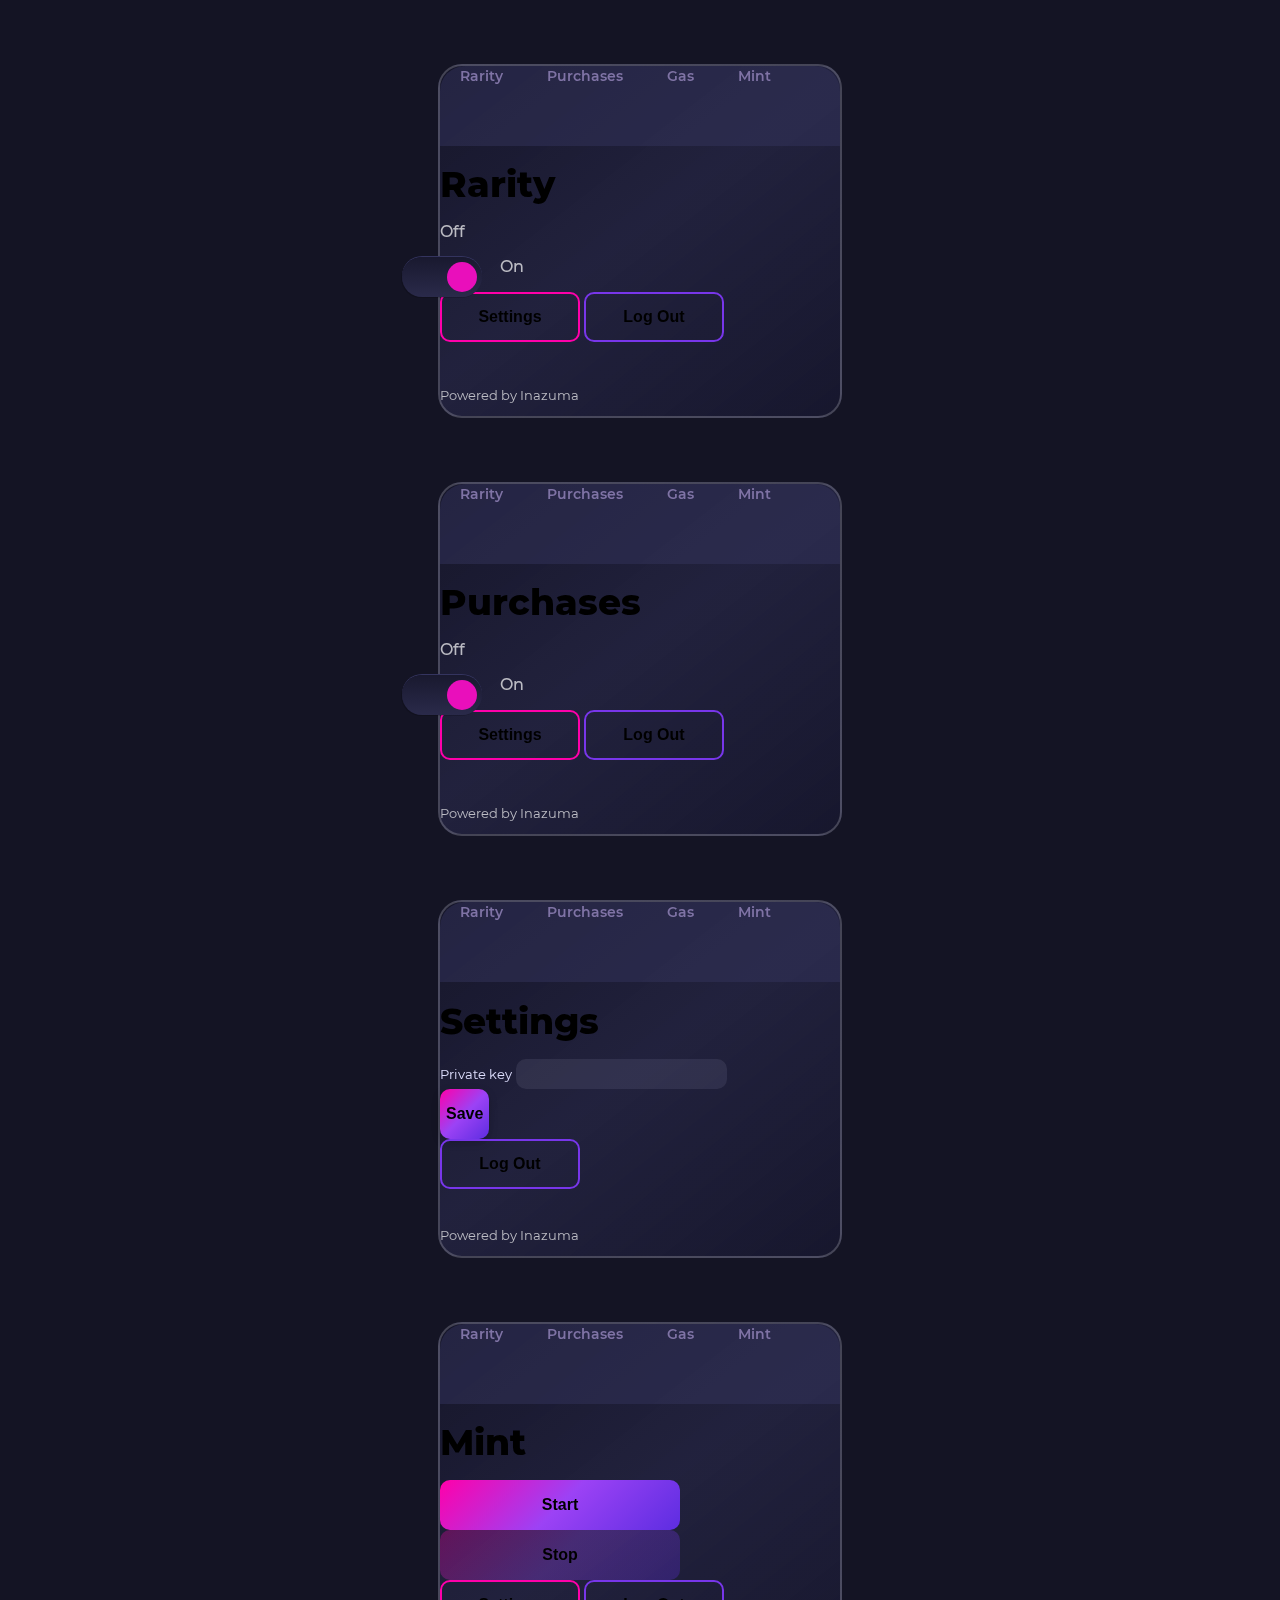
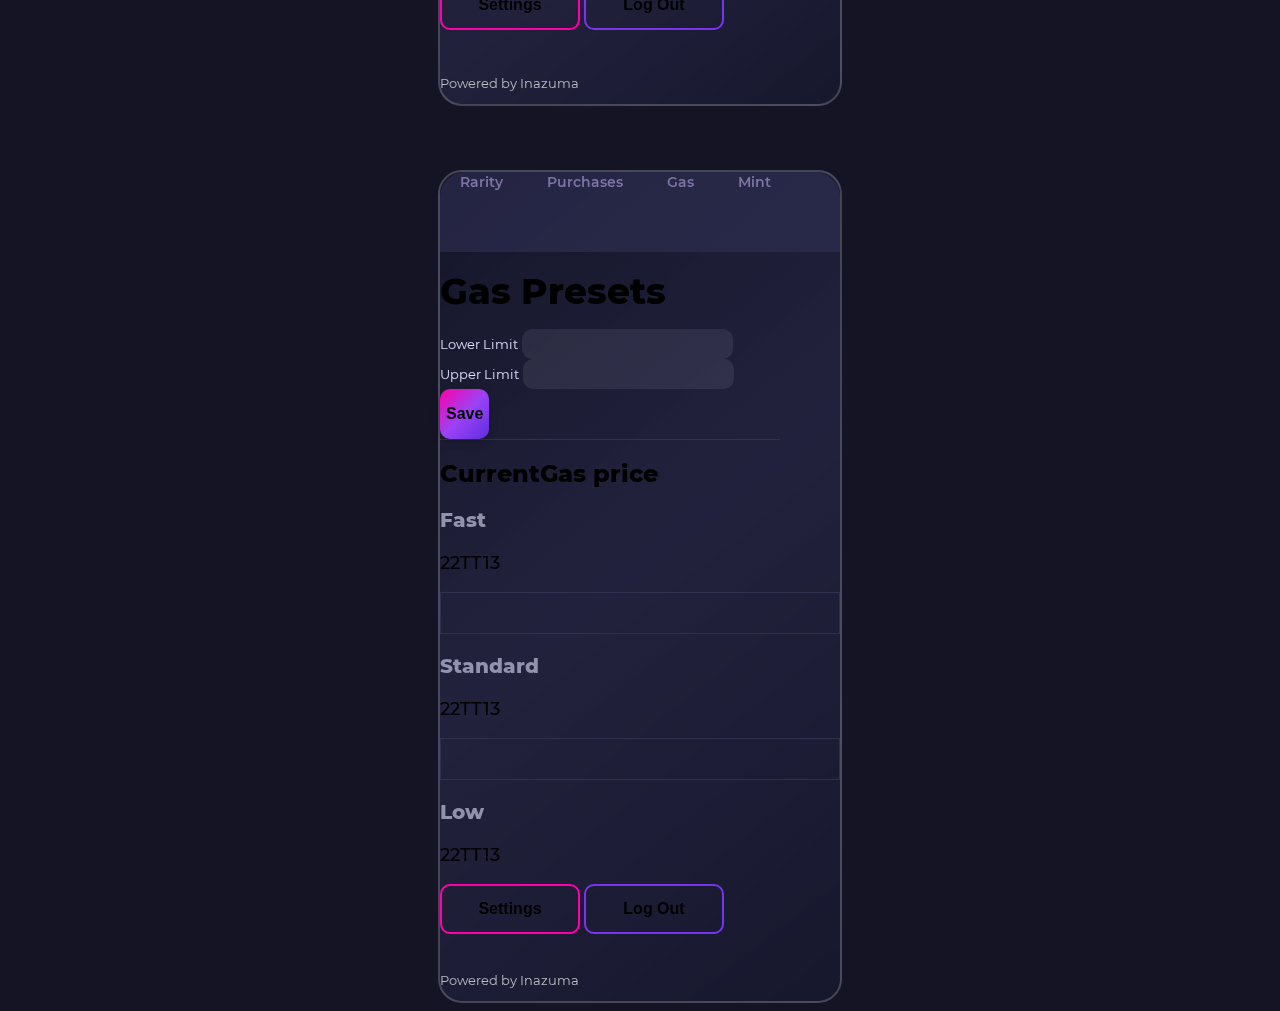
<file: index.html>
<!DOCTYPE html>
<html lang="en">
  <head>
    <!-- Required meta tags -->
    <meta charset="utf-8" />
    <meta name="viewport" content="width=device-width, initial-scale=1" />
<link rel="stylesheet" href="/font/stylesheet.css">
<link rel="stylesheet" href="style.css">
    <!-- Bootstrap CSS -->
    <link
      href="https://cdn.jsdelivr.net/npm/bootstrap@5.0.2/dist/css/bootstrap.min.css"
      rel="stylesheet"
      integrity="sha384-EVSTQN3/azprG1Anm3QDgpJLIm9Nao0Yz1ztcQTwFspd3yD65VohhpuuCOmLASjC"
      crossorigin="anonymous"
    />

    <title>Rarity</title>
  </head>
  <body>
    <div class="">
      <!-- All in one -->
      <div id="pop">
        <div id="nav" class="px-3 d-flex justify-content-evenly align-items-baseline pt-4">
            <a class="d-block active  rarityshadow"  href="">Rarity</a>
            <a class="d-block "   href="">Purchases</a>
            <a class="d-block " href="">Gas</a>
            <a class="d-block " href="">Mint</a>
        </div>

      <!-- Rarity -->
        <div id="Rarity">
          <h1 class="text-white text-center pt-5 mt-3">Rarity</h1>
          <form class="pt-4 ">
            <div class="d-flex justify-content-center py-4">
              <div>

                <p class="form-check-label pt-2  " style="font-family: Montserrat;
              font-style: normal;
              font-weight: 500;
              font-size: 16px;
              padding-right: 60px;
              color: rgba(255, 255, 255, 0.7);" for="flexSwitchCheckDefault">Off</p>
              </div>
              <div class="">
                <label class="toggle-control ">
                  <input type="checkbox" checked="checked">
                  <span class="control"></span>
                </label>
              </div>
          <div>

            <p class="form-check-label pt-2" style="font-family: Montserrat;
              font-style: normal;
              font-weight: 500;
              font-size: 16px; 
              padding-left: 60px;
              color: rgba(255, 255, 255, 0.7);"  for="flexSwitchCheckDefault">On</p>
            </div>
          </div>
          <div class="text-center mt-5 mx-auto pt-2">
            <button type="button" class="btn btn-primary purpleborderbtn   me-2 "style=" border: 2px solid #FF00AA !important;" > Settings</button>
            <button type="button" class="btn btn-primary purpleborderbtn   ">Log Out</button>
          </div>
        </form>
        <p class="text-center copyrightText" style="padding-top: 2rem!important;">Powered by <span class="text-white">Inazuma</span></p>
         </div> 

        <!-- Setting -->
        <!-- <div id="setting">
          <h1 class="text-white text-center pt-5">Settings</h1>
          <form class="pt-4">
            <div class="px-4">
              <label for="exampleInputPassword" style="color: #E0E0FF; font-size: 13px;" class="form-label">Private key</label>
              <input type="password" class="form-control form-control-lg" style="-webkit-text-security: '*'" id="exampleInputPassword" aria-describedby="passwordHelp">
          </div>
          <div class="d-grid gap-2 px-4 mt-4 ">
            <button class="btn btn-lg btn-primary py-2 gradentbtnbig" type="button">Save</button>
          </div>
          <div class="text-center mt-5">
            <button type="button" class="btn btn-primary purpleborderbtn btn-lg px-4 ">Log Out</button>
          </div>
        </form>
        <p class="text-center copyrightText" style="padding-top: 1.6rem" >Powered by <span class="text-white">Inazuma</span></p>
         </div> -->
          
            <!-- Mint -->
        <!-- <div id="purchases">
          <h1 class="text-white text-center pt-5 mt-3">Mint</h1>
          <form class="pt-4">
          <div class="d-grid gap-2 col-9 mx-auto px-4  ">
            <button class="btn btn-lg btn-primary py-2 gradentbtn"  type="button">Start</button>
            <button class="btn btn-lg btn-primary pt-2 mt-2 gradentbtnshadow" type="button">Stop</button>
          </div>
          <div class="text-center mt-5 mx-auto">
            <button type="button" class="btn btn-primary purpleborderbtn   me-2 "style=" border: 2px solid #FF00AA !important;" > Settings</button>
            <button type="button" class="btn btn-primary purpleborderbtn   ">Log Out</button>
          </div>
        </form>
        <p class="text-center copyrightText" style="padding-top: 2rem!important;">Powered by <span class="text-white">Inazuma</span></p>
         </div>  -->


         <!-- Gas -->
         <!-- <div id="setting">
          <h1 class="text-white text-center pt-5 "  >Gas Presets</h1>
          <form class="pt-4">
            <div class="px-4">
              <label for="exampleInputPassword" style="color: #E0E0FF; font-size: 13px;" class="form-label">Lower Limit</label>
              <input type="text" class="form-control form-control-lg" id="exampleInputPassword" aria-describedby="passwordHelp">
          </div>
          <div class="px-4 pt-3">
            <label for="exampleInputPassword" style="color: #E0E0FF; font-size: 13px;" class="form-label">Upper Limit</label>
            <input type="text" class="form-control form-control-lg" id="exampleInputPassword" aria-describedby="passwordHelp">
        </div>
          <div class="d-grid gap-2 px-4 mt-4 ">
            <button class="btn btn-lg btn-primary py-2 gradentbtnbig" type="button">Save</button>
          </div>
          <div class="mt-5 mb-3 mx-auto"style="width: 340px; height: 1px; background-color: rgba(49, 49, 79, 1)"></div>
          <h2 class="text-center text-white py-4" style=" 
          font-weight: 700;
          font-Style: normal;
          font-Size: 
          24px;
          Line-height: 28px;
          " >CurrentGas price</h2>
          <div class="d-flex justify-content-evenly ">
            <div class="text-center ">
              <p class="" style="color: rgba(146, 146, 174, 1); font-weight: 700; font-size: 20px  " >Fast</p>
              <p class="text-white "  style="font-weight: 500;  font-size: 18px ;">22TT13</p>
            </div>
            <div class="mt-3"style="height: 40px; border: 1px solid rgba(49, 49, 79, 1)"></div>
            <div class="text-center">
              <p style="color: rgba(146, 146, 174, 1); font-weight: 700;  font-size: 20px ; ">Standard</p>
              <p class="text-white "  style="font-weight: 500;  font-size: 18px ;">22TT13</p>
            </div>
            <div class="mt-3"style="height: 40px; border: 1px solid rgba(49, 49, 79, 1)"></div>
            <div class="text-center">
              <p style="color: rgba(146, 146, 174, 1);  font-weight: 700;  font-size: 20px ">Low</p>
              <p class="text-white " style="font-weight: 500;  font-size: 18px ;" >22TT13</p>
            </div>
            
          </div>
          <div class="text-center mt-5 mx-auto">
            <button type="button" class="btn btn-primary purpleborderbtn   me-2 "style=" border: 2px solid #FF00AA !important;" > Settings</button>
            <button type="button" class="btn btn-primary purpleborderbtn   ">Log Out</button>
          </div>
        </form>
        <p class="text-center copyrightText" style="padding-top: 1.6rem" >Powered by <span class="text-white">Inazuma</span></p>
         </div> -->
        </div>

        <!-- Purchase -->
        <div id="pop">
  <div id="nav" class="px-3 d-flex justify-content-evenly align-items-baseline pt-4">
      <a class="d-block active "  href="">Rarity</a>
      <a class="d-block "   href="">Purchases</a>
      <a class="d-block " href="">Gas</a>
      <a class="d-block " href="">Mint</a>
  </div>

<!-- Purchase -->
  <div id="Rarity">
    <h1 class="text-white text-center pt-5 mt-3">Purchases</h1>
    <form class="pt-4 ">
      <div class="d-flex justify-content-center py-4">
        <div>

          <p class="form-check-label pt-2  " style="font-family: Montserrat;
        font-style: normal;
        font-weight: 500;
        font-size: 16px;
        padding-right: 60px;
        color: rgba(255, 255, 255, 0.7);" for="flexSwitchCheckDefault">Off</p>
        </div>
        <div class="">
          <label class="toggle-control ">
            <input type="checkbox" checked="checked">
            <span class="control"></span>
          </label>
        </div>
    <div>

      <p class="form-check-label pt-2" style="font-family: Montserrat;
        font-style: normal;
        font-weight: 500;
        font-size: 16px; 
        padding-left: 60px;
        color: rgba(255, 255, 255, 0.7);"  for="flexSwitchCheckDefault">On</p>
      </div>
    </div>
    <div class="text-center mt-5 mx-auto pt-2">
      <button type="button" class="btn btn-primary purpleborderbtn   me-2 "style=" border: 2px solid #FF00AA !important;" > Settings</button>
      <button type="button" class="btn btn-primary purpleborderbtn   ">Log Out</button>
    </div>
  </form>
  <p class="text-center copyrightText" style="padding-top: 2rem!important;">Powered by <span class="text-white">Inazuma</span></p>
   </div> 

        </div>

        <!-- setting -->
        <div id="pop">
          <div id="nav" class="px-3 d-flex justify-content-evenly align-items-baseline pt-4">
              <a class="d-block active "  href="">Rarity</a>
              <a class="d-block "   href="">Purchases</a>
              <a class="d-block " href="">Gas</a>
              <a class="d-block " href="">Mint</a>
          </div>

          <div id="setting">
            <h1 class="text-white text-center pt-5">Settings</h1>
            <form class="pt-4">
              <div class="px-4">
                <label for="exampleInputPassword" style="color: #E0E0FF; font-size: 13px;" class="form-label">Private key</label>
                <input type="password" class="form-control form-control-lg" style="-webkit-text-security: disc;" id="exampleInputPassword" aria-describedby="passwordHelp">
            </div>
            <div class="d-grid gap-2 px-4 mt-4 ">
              <button class="btn btn-lg btn-primary py-2 gradentbtnbig" type="button">Save</button>
            </div>
            <div class="text-center mt-5">
              <button type="button" class="btn btn-primary purpleborderbtn btn-lg px-4 ">Log Out</button>
            </div>
          </form>
          <p class="text-center copyrightText" style="padding-top: 1.6rem" >Powered by <span class="text-white">Inazuma</span></p>
           </div>
            
          </div>

          <!-- Mint -->
          <div id="pop">
            <div id="nav" class="px-3 d-flex justify-content-evenly align-items-baseline pt-4">
                <a class="d-block active "  href="">Rarity</a>
                <a class="d-block "   href="">Purchases</a>
                <a class="d-block " href="">Gas</a>
                <a class="d-block " href="">Mint</a>
            </div>
    
        
  
              
                <!-- Mint -->
            <div id="purchases">
              <h1 class="text-white text-center pt-5 mt-3">Mint</h1>
              <form class="pt-4">
              <div class="d-grid gap-2 col-9 mx-auto px-4  ">
                <button class="btn btn-lg btn-primary py-2 gradentbtn"  type="button">Start</button>
                <button class="btn btn-lg btn-primary pt-2 mt-2 gradentbtnshadow" type="button">Stop</button>
              </div>
              <div class="text-center mt-5 mx-auto">
                <button type="button" class="btn btn-primary purpleborderbtn   me-2 "style=" border: 2px solid #FF00AA !important;" > Settings</button>
                <button type="button" class="btn btn-primary purpleborderbtn   ">Log Out</button>
              </div>
            </form>
            <p class="text-center copyrightText" style="padding-top: 2rem!important;">Powered by <span class="text-white">Inazuma</span></p>
             </div> 
    
            </div>

            <!-- gas -->
          <div id="pop">
            <div id="nav" class="px-3 d-flex justify-content-evenly align-items-baseline pt-4">
                <a class="d-block active "  href="">Rarity</a>
                <a class="d-block "   href="">Purchases</a>
                <a class="d-block " href="">Gas</a>
                <a class="d-block " href="">Mint</a>
            </div>
    
             <!-- Gas -->
             <div id="setting">
              <h1 class="text-white text-center pt-5 "  >Gas Presets</h1>
              <form class="pt-4">
                <div class="px-4">
                  <label for="exampleInputPassword" style="color: #E0E0FF; font-size: 13px;" class="form-label">Lower Limit</label>
                  <input type="text" class="form-control form-control-lg" id="exampleInputPassword" aria-describedby="passwordHelp">
              </div>
              <div class="px-4 pt-3">
                <label for="exampleInputPassword" style="color: #E0E0FF; font-size: 13px;" class="form-label">Upper Limit</label>
                <input type="text" class="form-control form-control-lg" id="exampleInputPassword" aria-describedby="passwordHelp">
            </div>
              <div class="d-grid gap-2 px-4 mt-4 ">
                <button class="btn btn-lg btn-primary py-2 gradentbtnbig" type="button">Save</button>
              </div>
              <div class="mt-5 mb-3 mx-auto"style="width: 340px; height: 1px; background-color: rgba(49, 49, 79, 1)"></div>
              <h2 class="text-center text-white py-4" style=" 
              font-weight: 700;
              font-Style: normal;
              font-Size: 
              24px;
              Line-height: 28px;
              " >CurrentGas price</h2>
              <div class="d-flex justify-content-evenly ">
                <div class="text-center ">
                  <p class="" style="color: rgba(146, 146, 174, 1); font-weight: 700; font-size: 20px  " >Fast</p>
                  <p class="text-white "  style="font-weight: 500;  font-size: 18px ;">22TT13</p>
                </div>
                <div class="mt-3"style="height: 40px; border: 1px solid rgba(49, 49, 79, 1)"></div>
                <div class="text-center">
                  <p style="color: rgba(146, 146, 174, 1); font-weight: 700;  font-size: 20px ; ">Standard</p>
                  <p class="text-white "  style="font-weight: 500;  font-size: 18px ;">22TT13</p>
                </div>
                <div class="mt-3"style="height: 40px; border: 1px solid rgba(49, 49, 79, 1)"></div>
                <div class="text-center">
                  <p style="color: rgba(146, 146, 174, 1);  font-weight: 700;  font-size: 20px ">Low</p>
                  <p class="text-white " style="font-weight: 500;  font-size: 18px ;" >22TT13</p>
                </div>
                
              </div>
              <div class="text-center mt-5 mx-auto">
                <button type="button" class="btn btn-primary purpleborderbtn   me-2 "style=" border: 2px solid #FF00AA !important;" > Settings</button>
                <button type="button" class="btn btn-primary purpleborderbtn   ">Log Out</button>
              </div>
            </form>
            <p class="text-center copyrightText" style="padding-top: 1.6rem" >Powered by <span class="text-white">Inazuma</span></p>
             </div>
            </div>
      </div>
    </div>

    <script
      src="https://cdn.jsdelivr.net/npm/bootstrap@5.0.2/dist/js/bootstrap.bundle.min.js"
      integrity="sha384-MrcW6ZMFYlzcLA8Nl+NtUVF0sA7MsXsP1UyJoMp4YLEuNSfAP+JcXn/tWtIaxVXM"
      crossorigin="anonymous"
    ></script>
  </body>
</html>
</file>
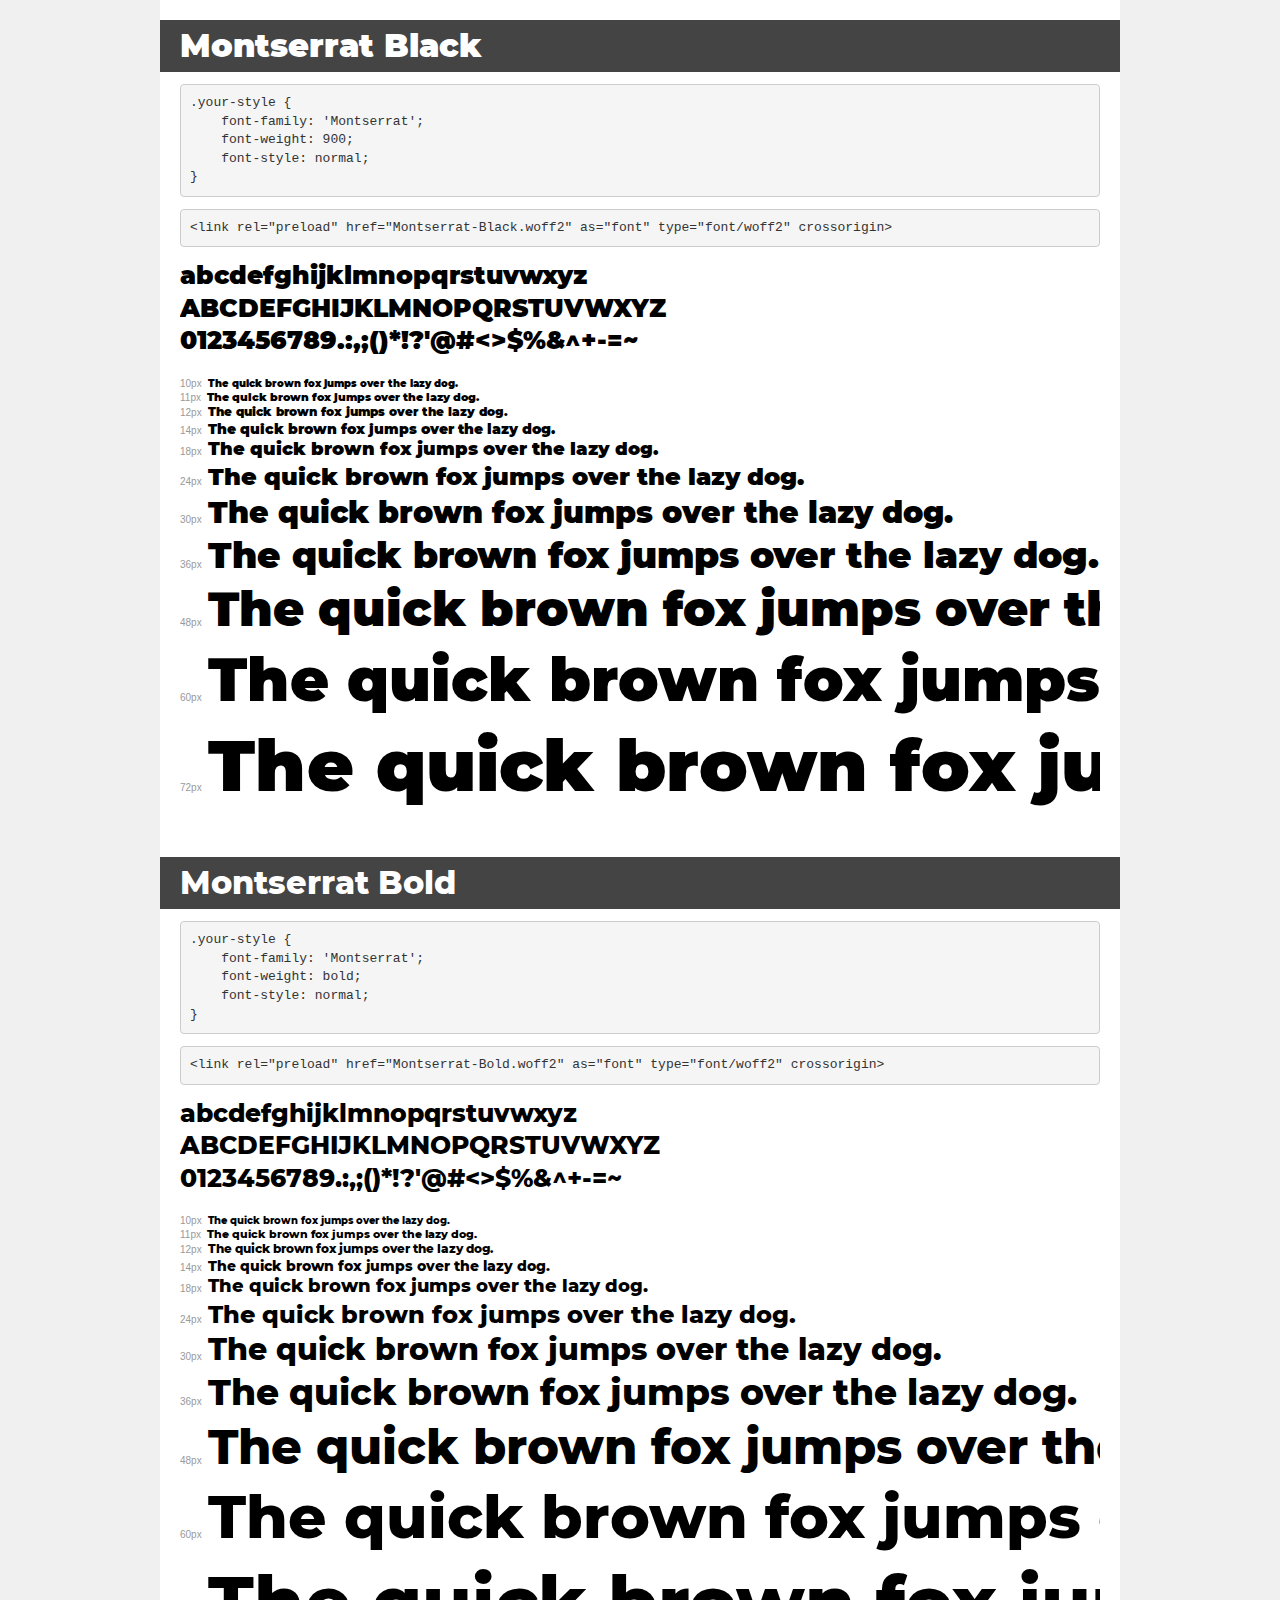
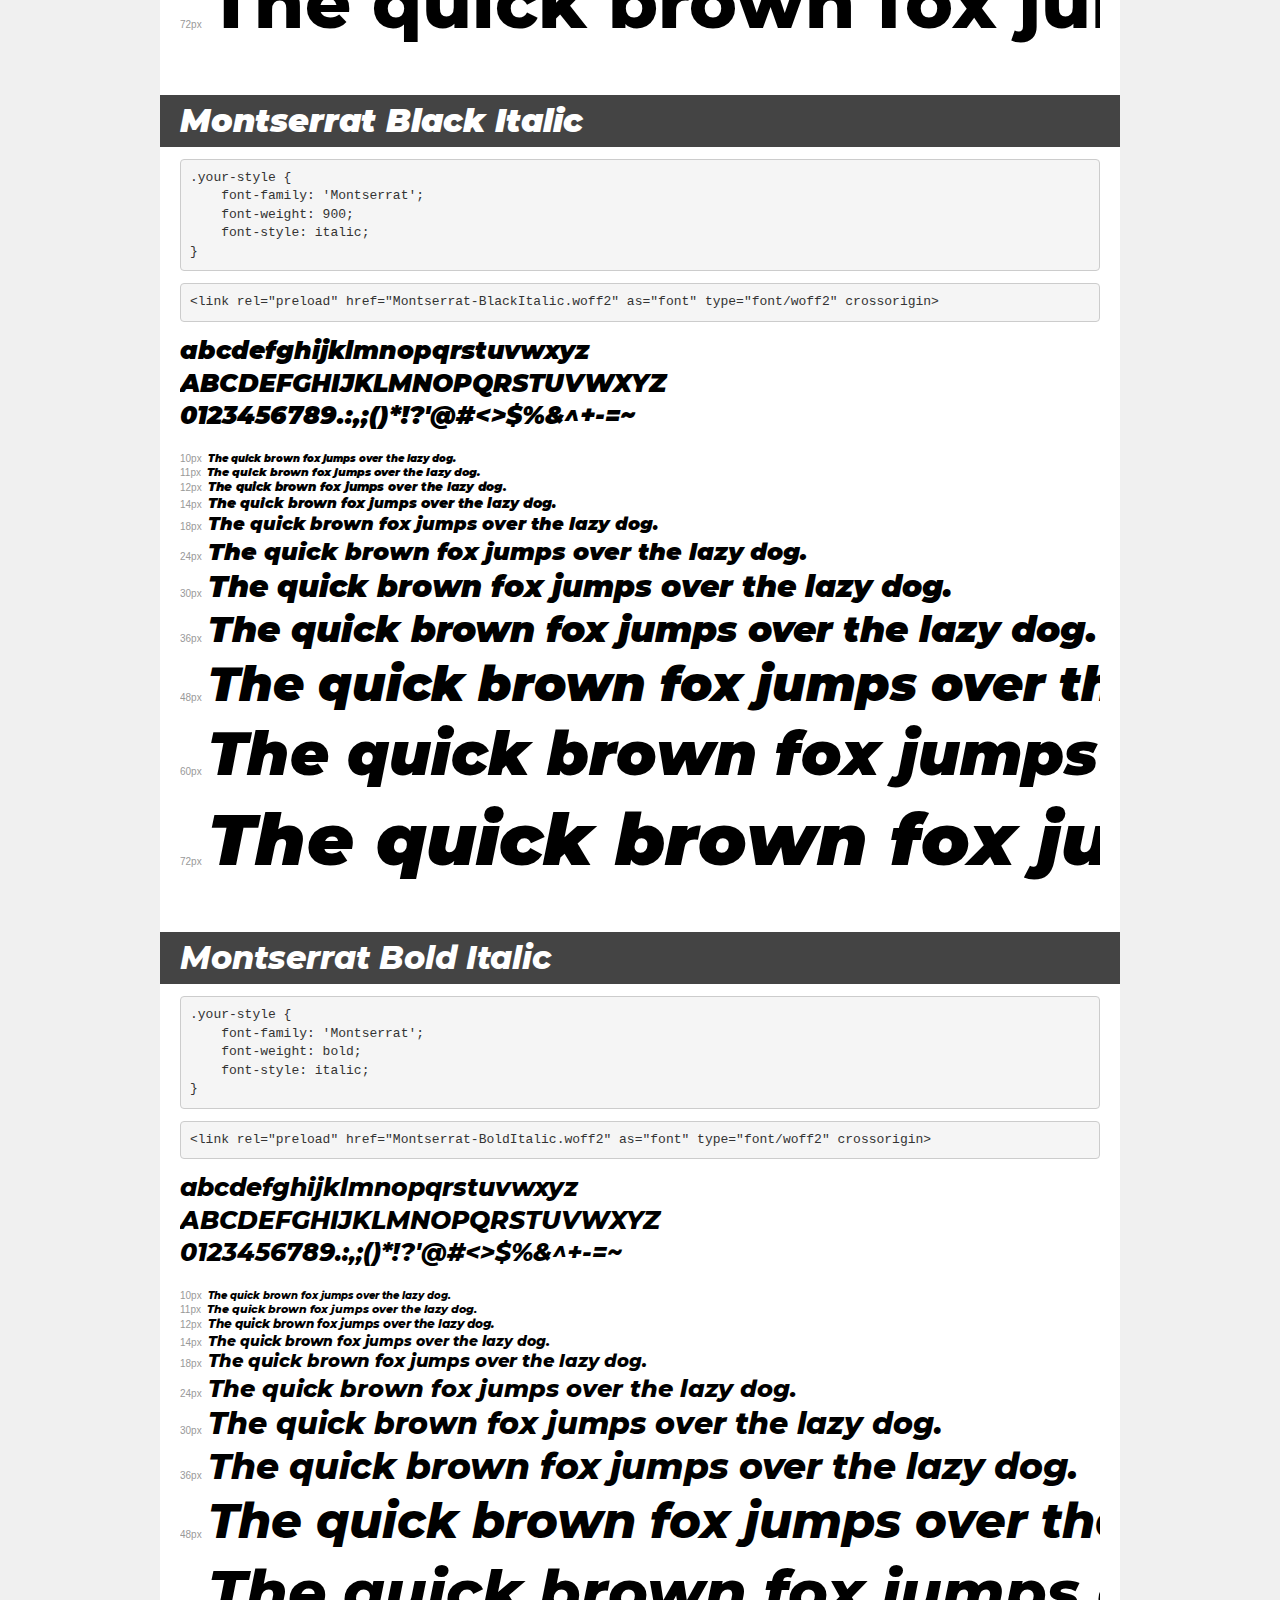
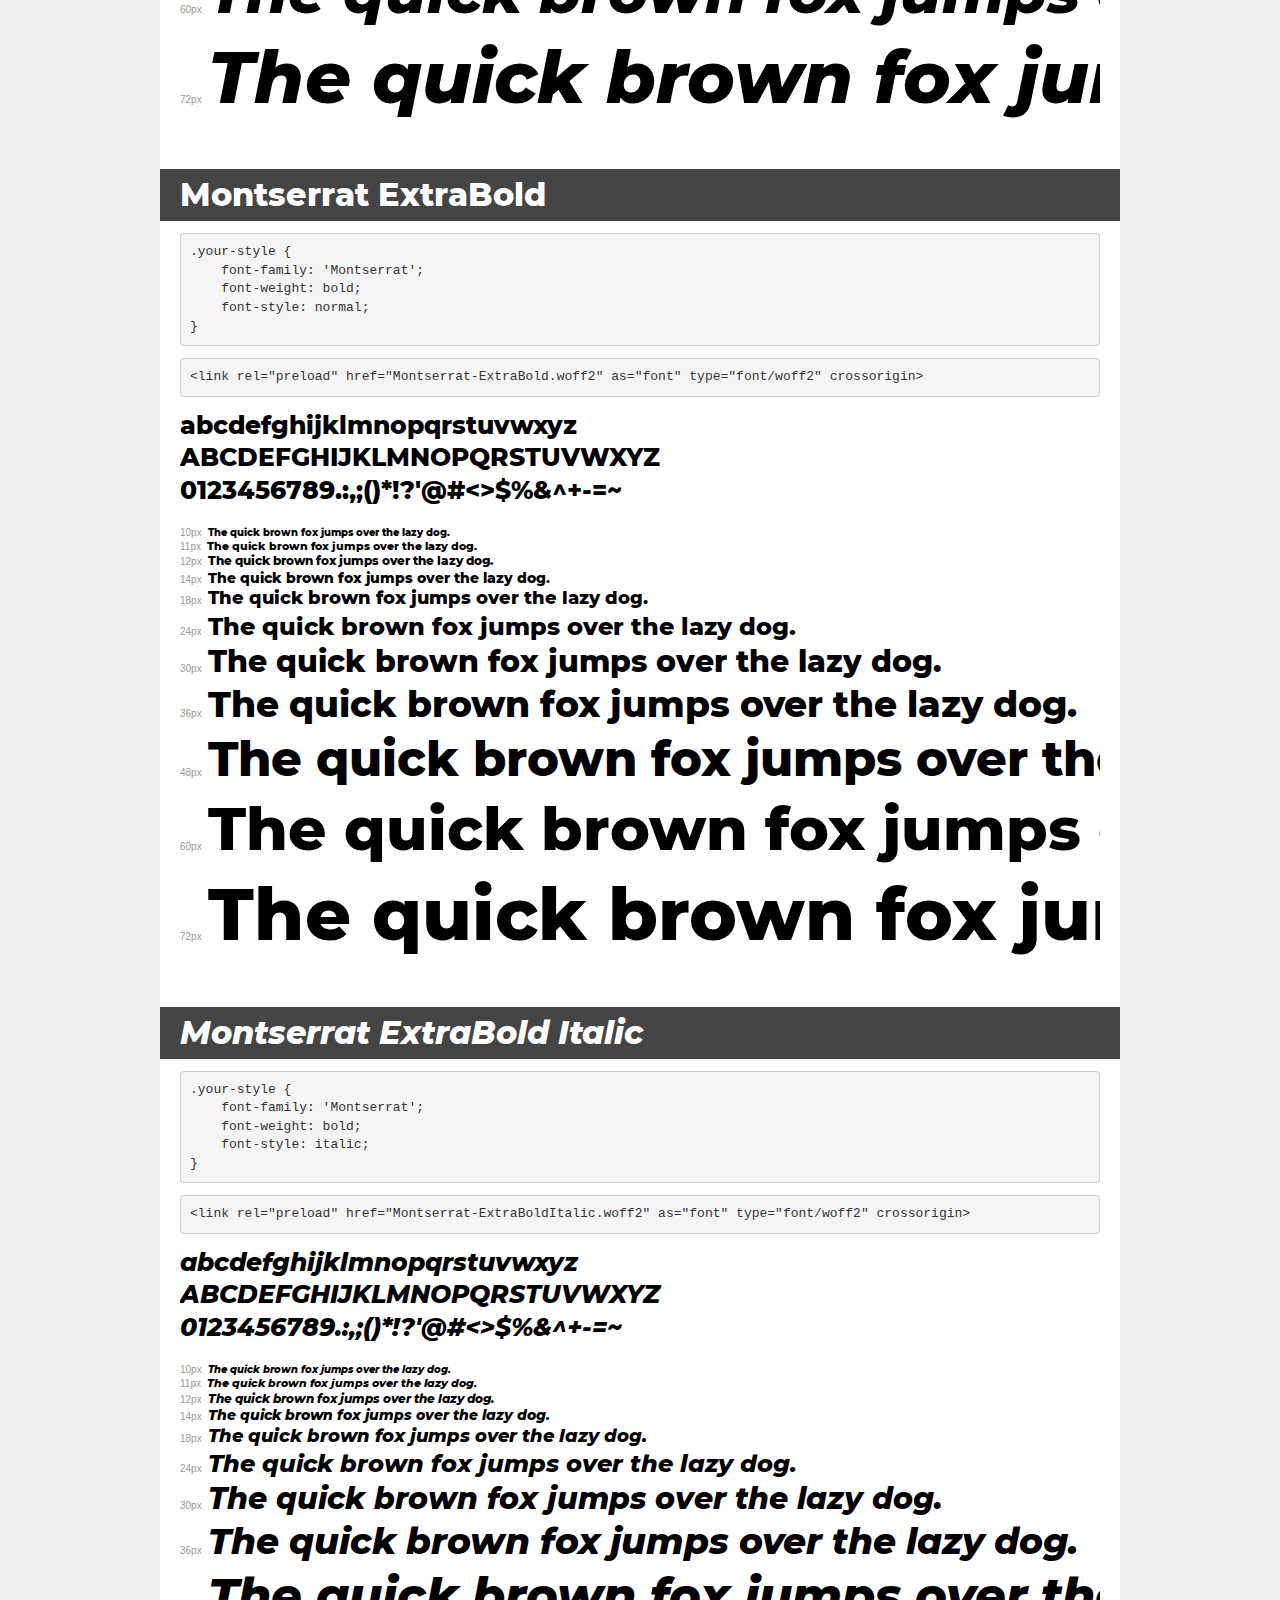
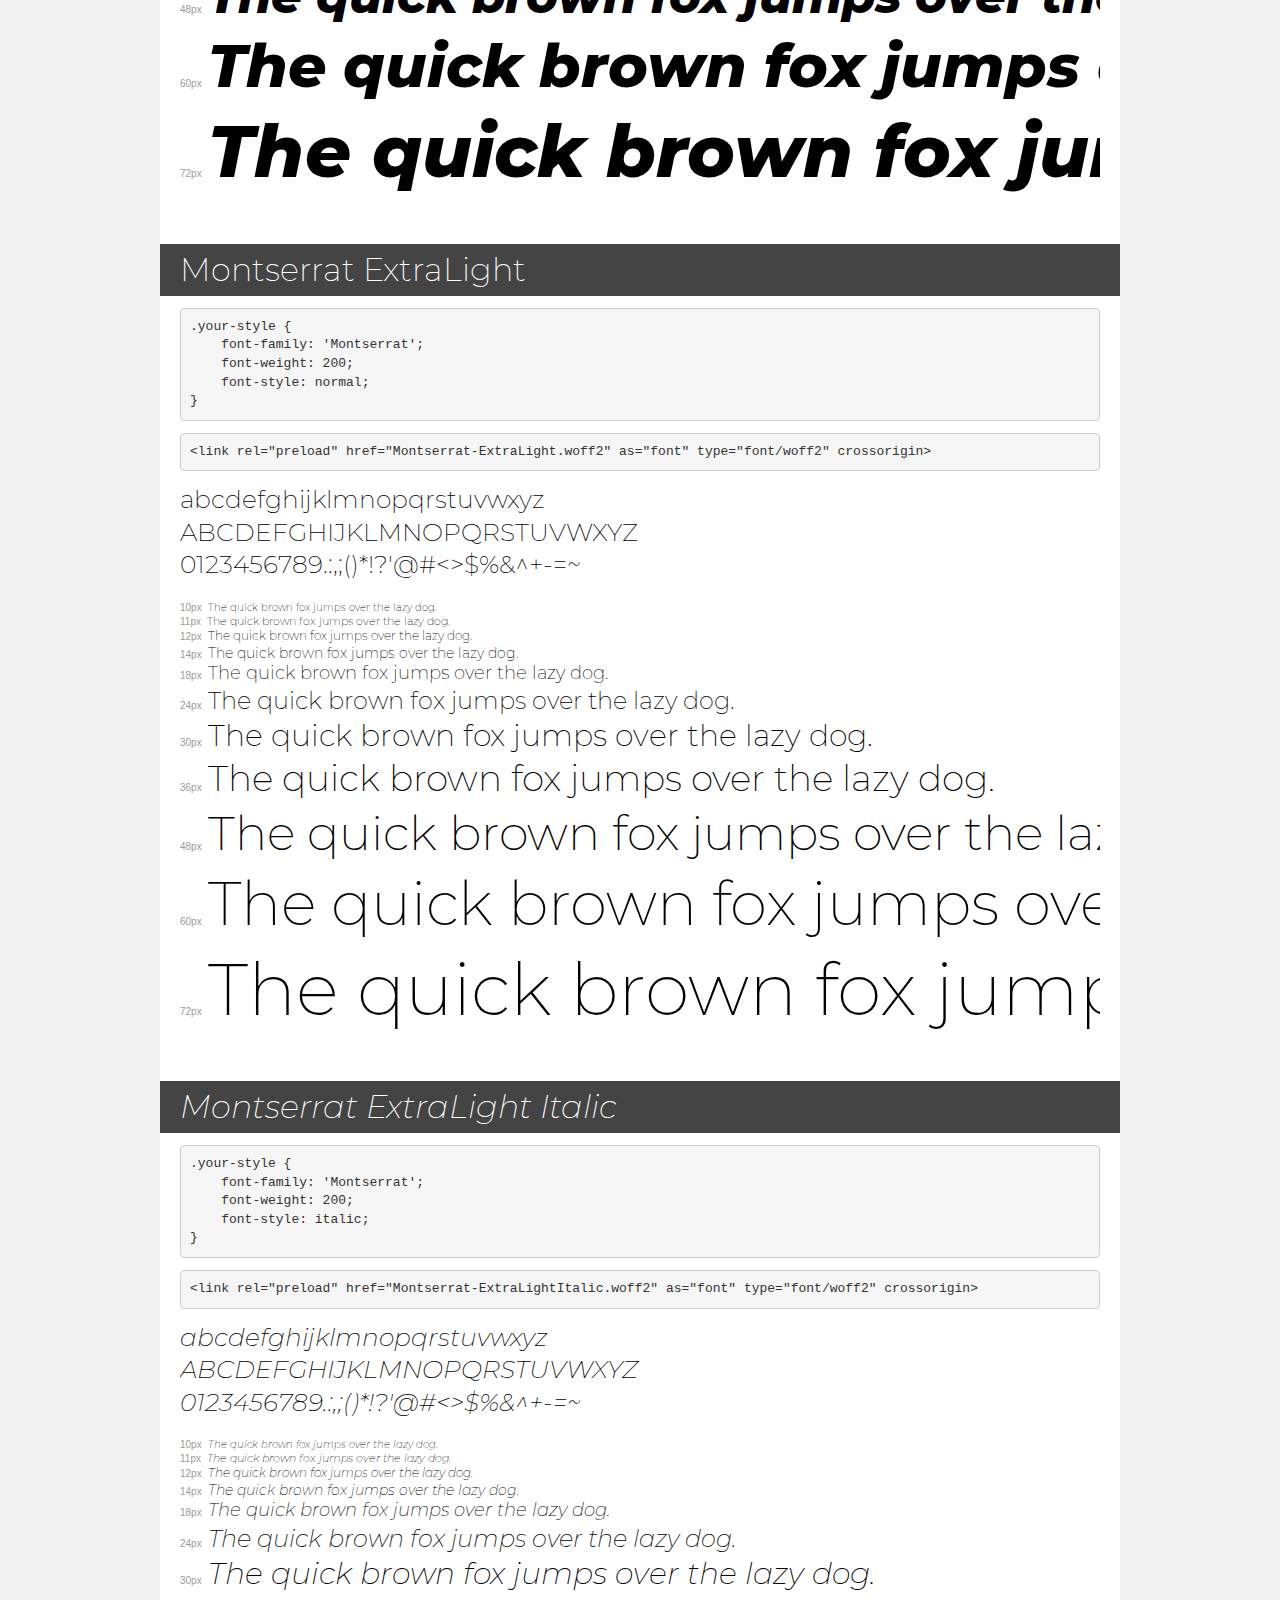
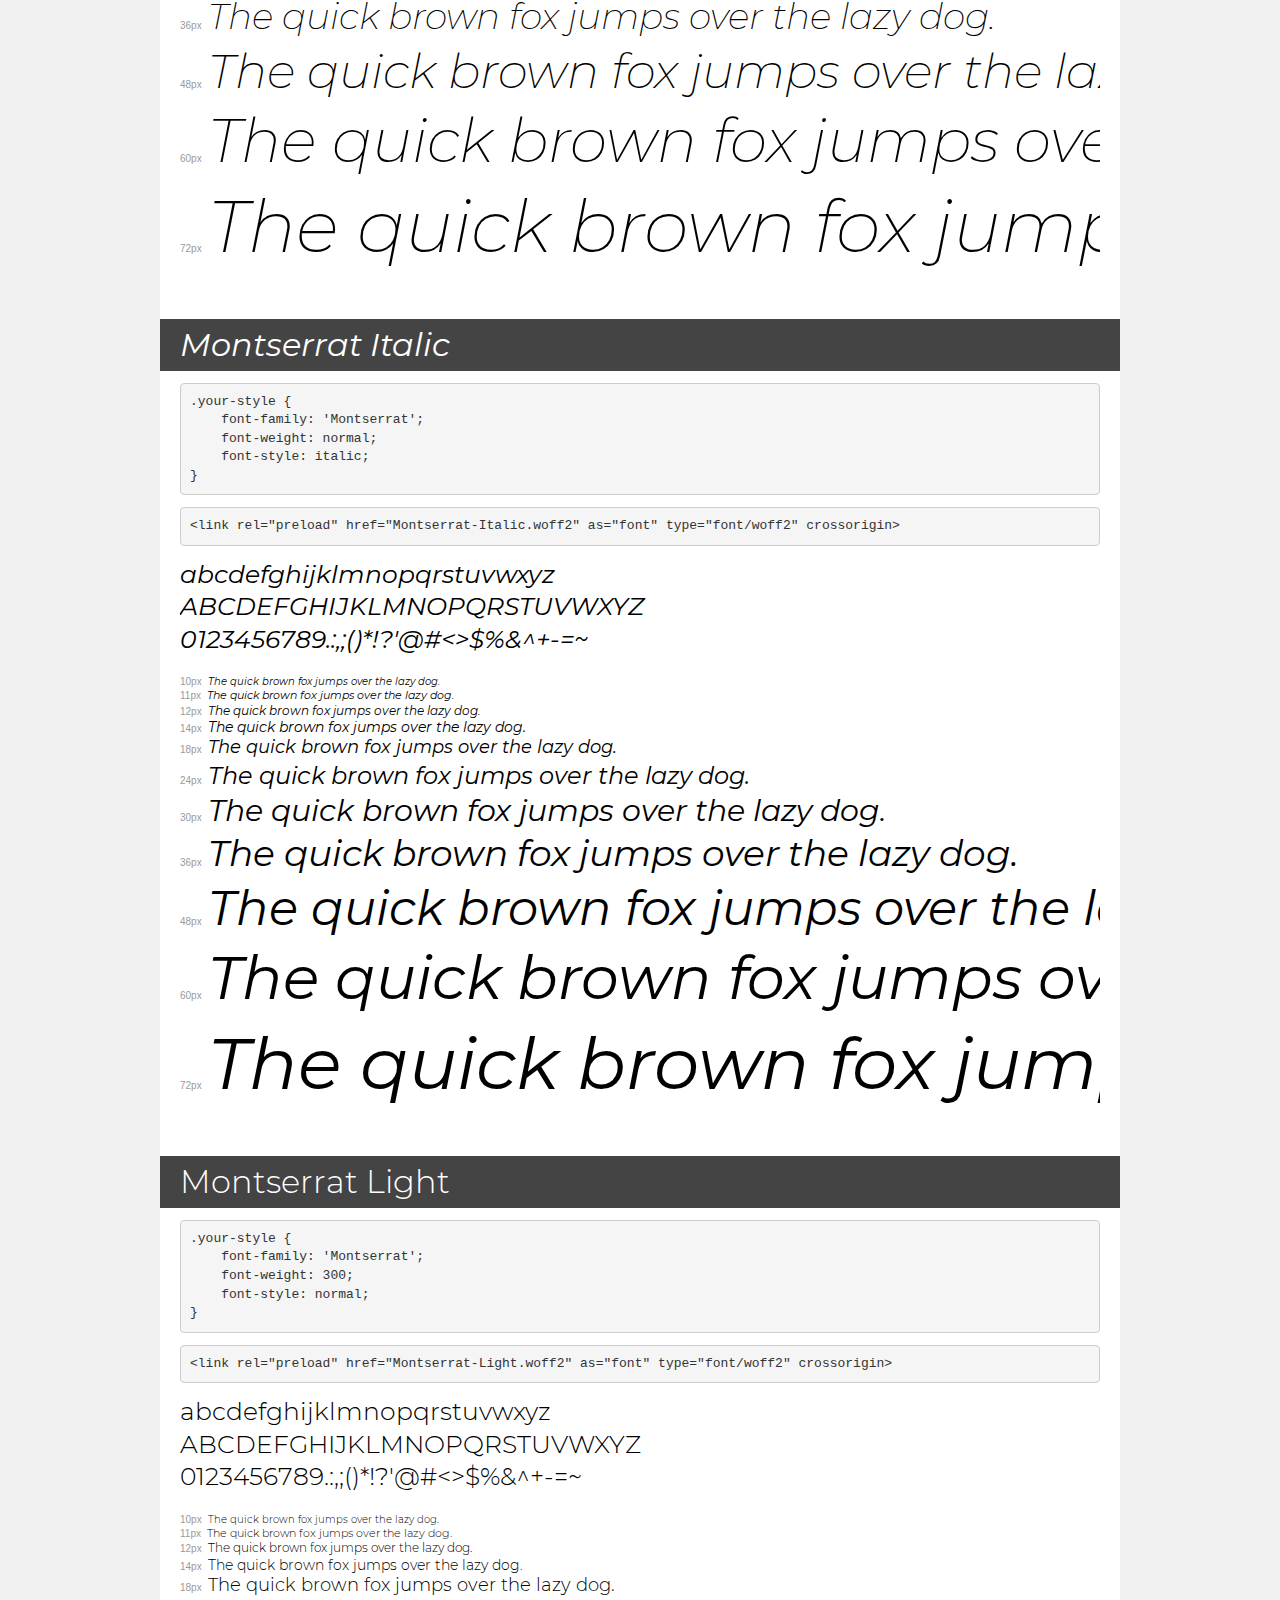
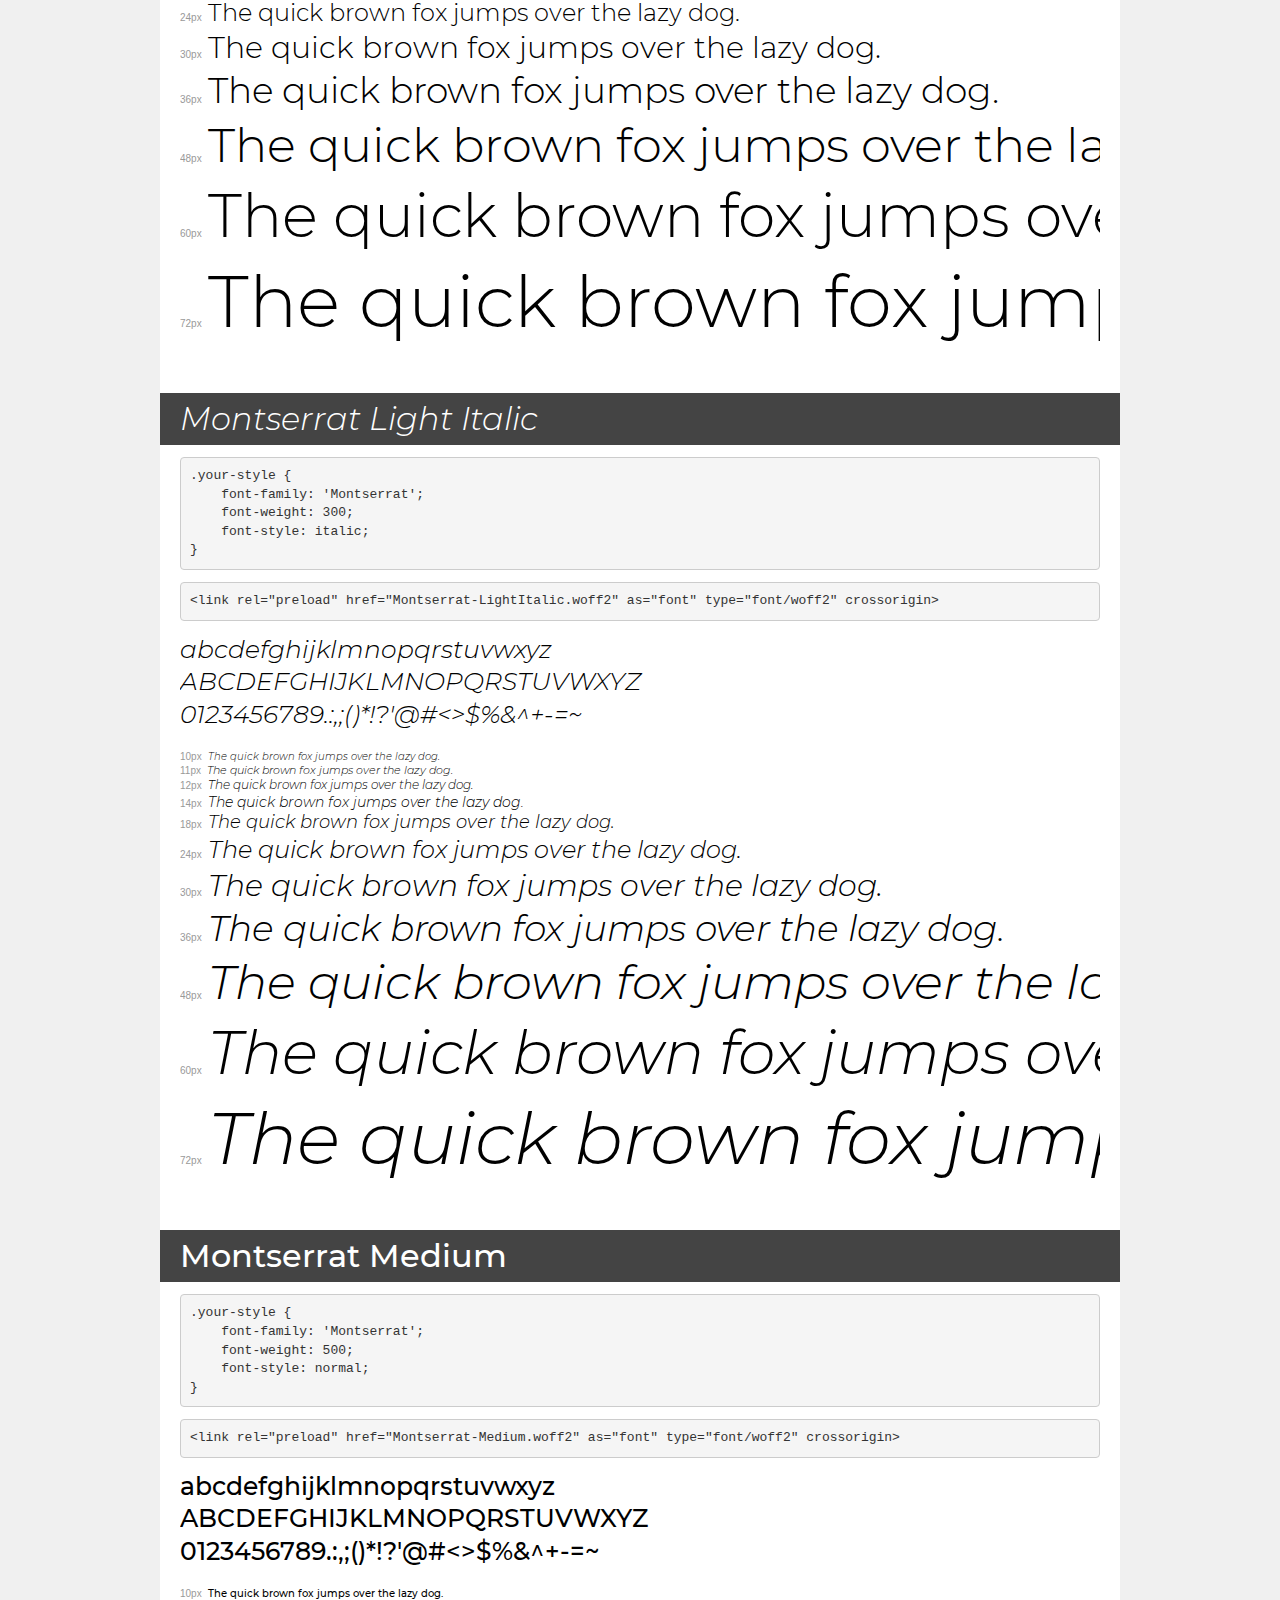
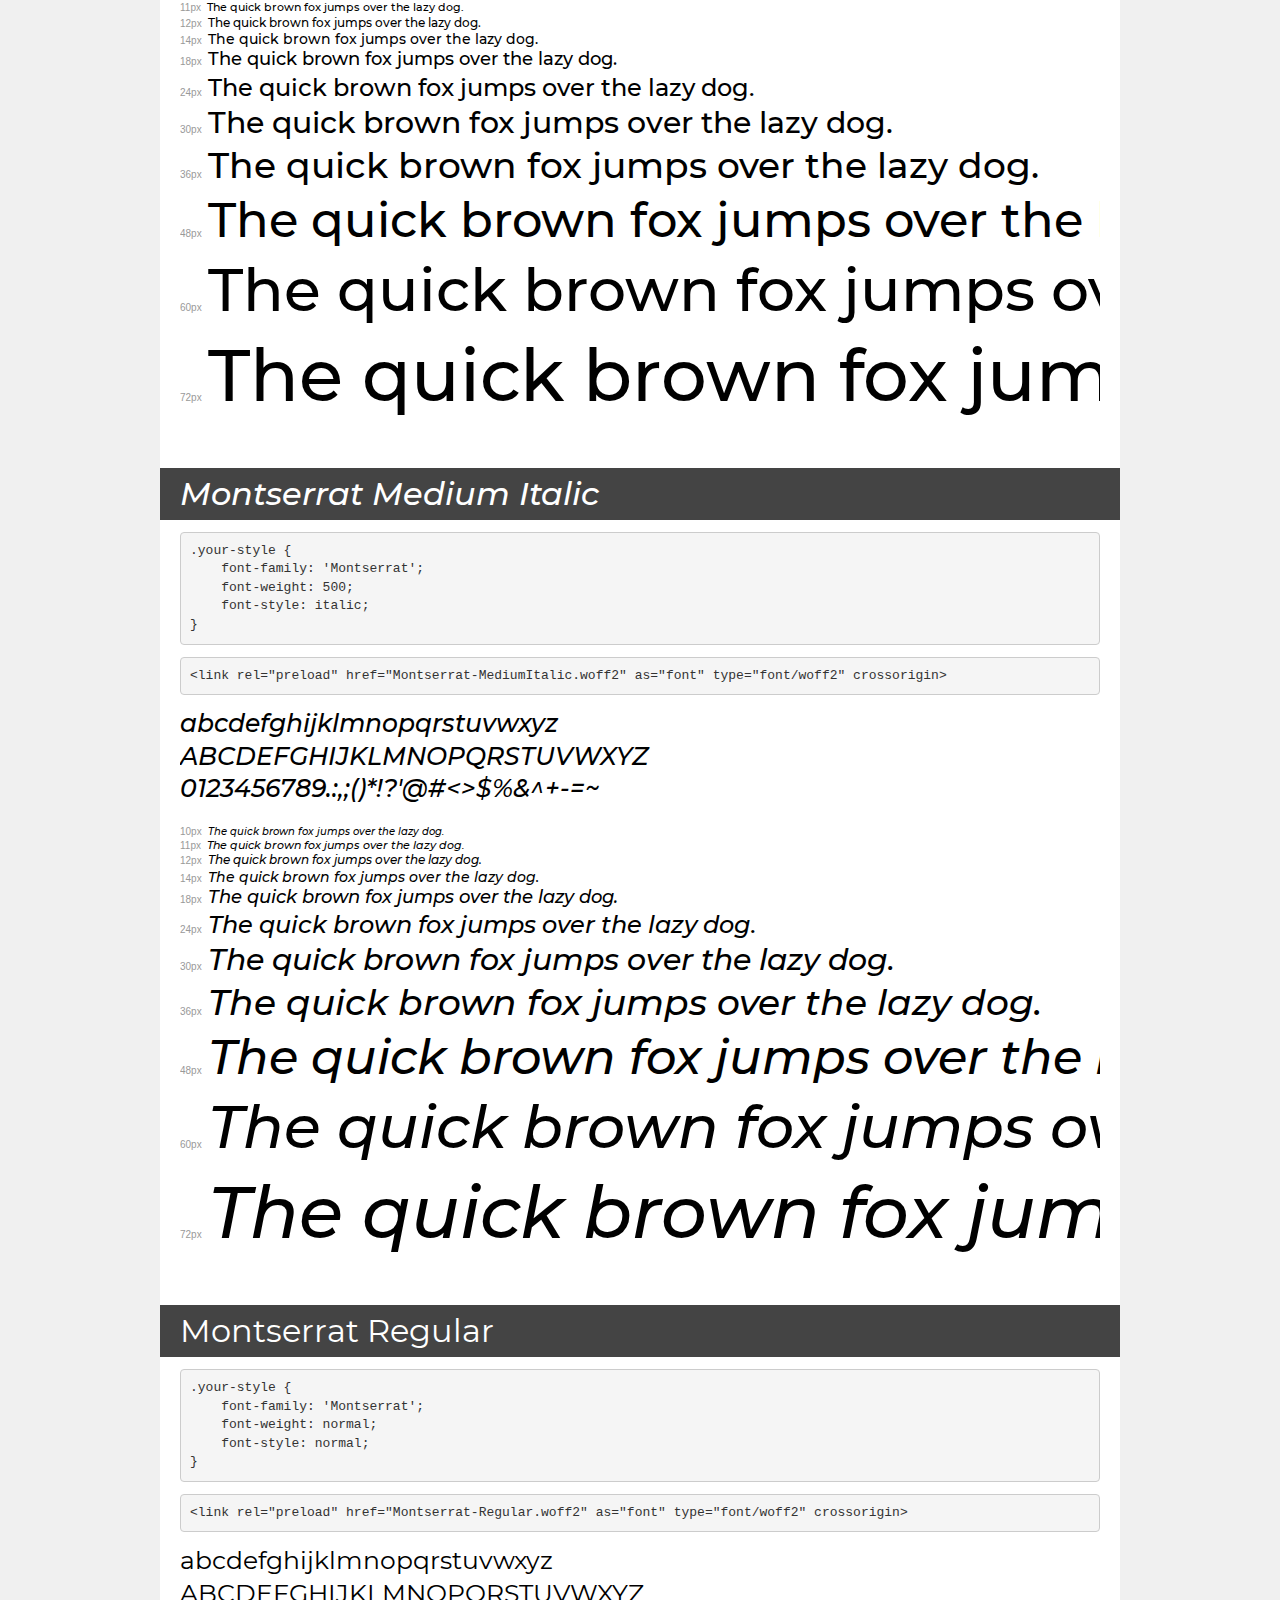
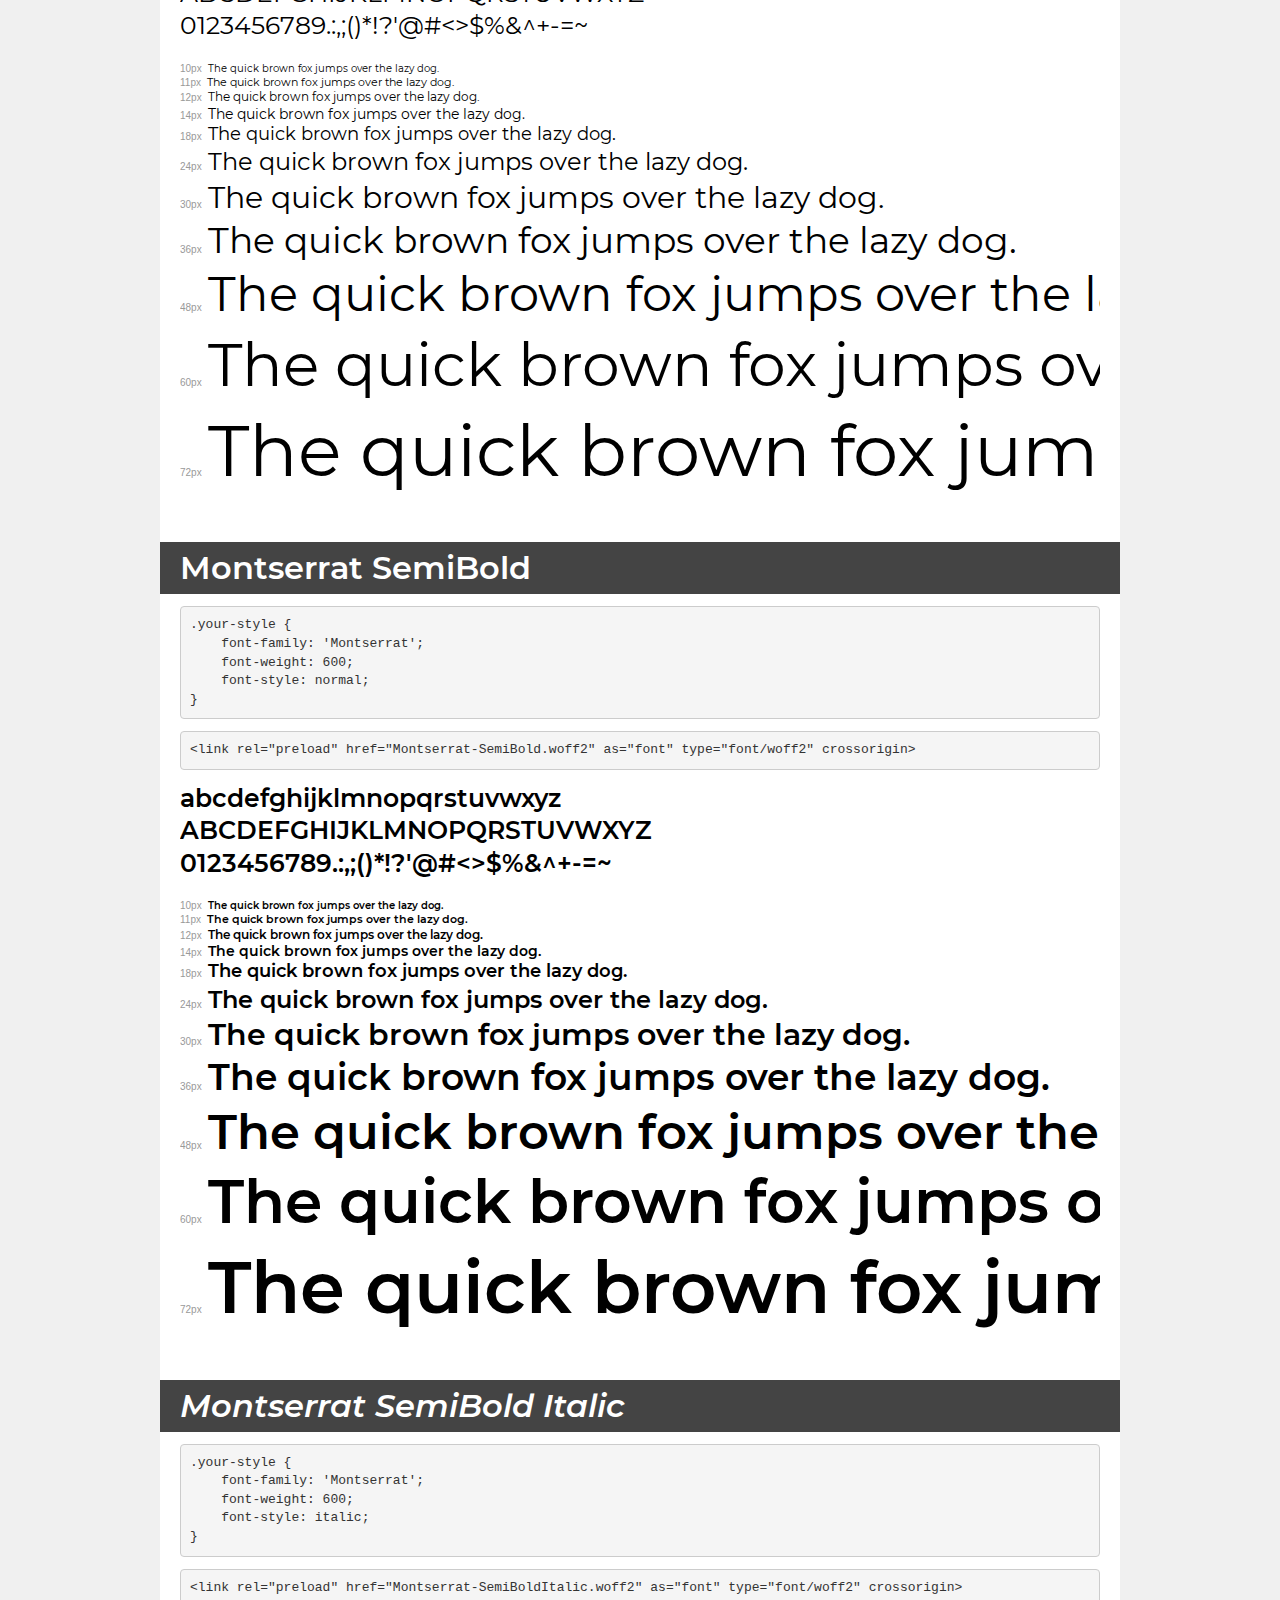
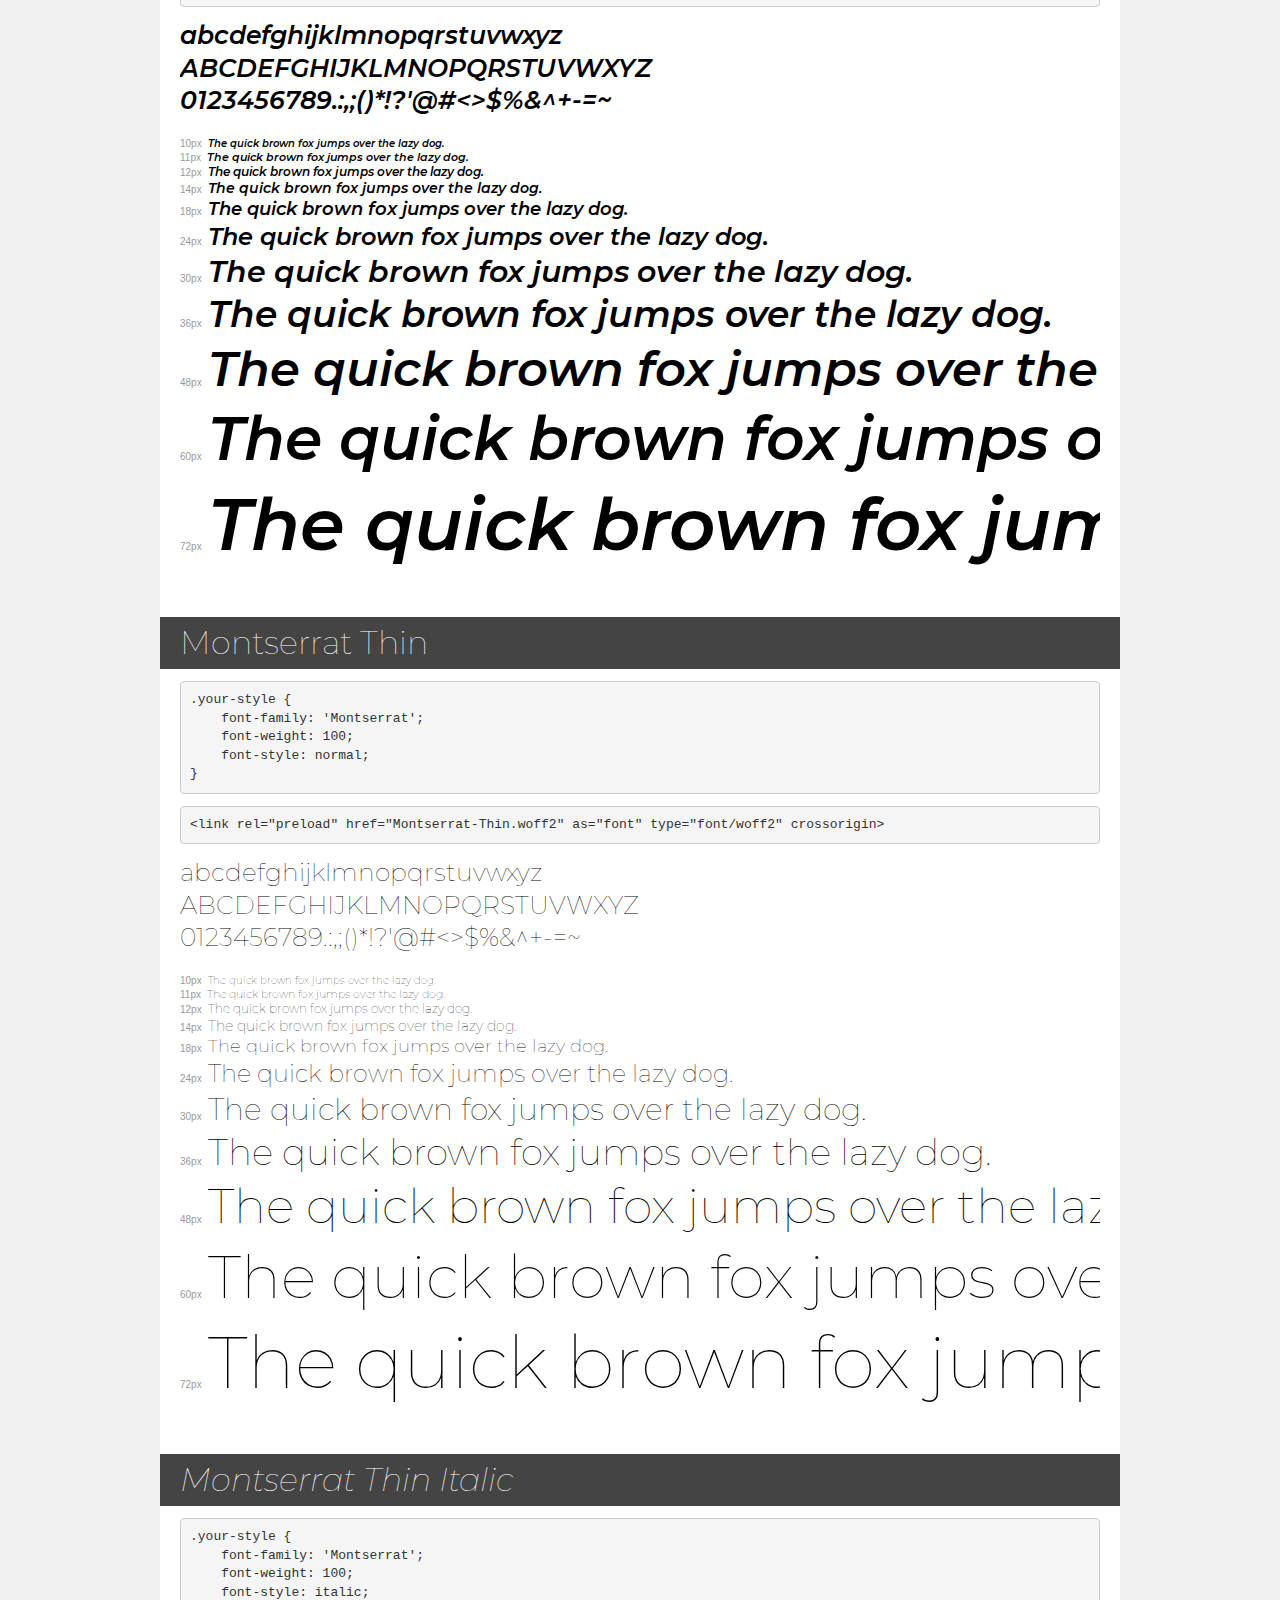
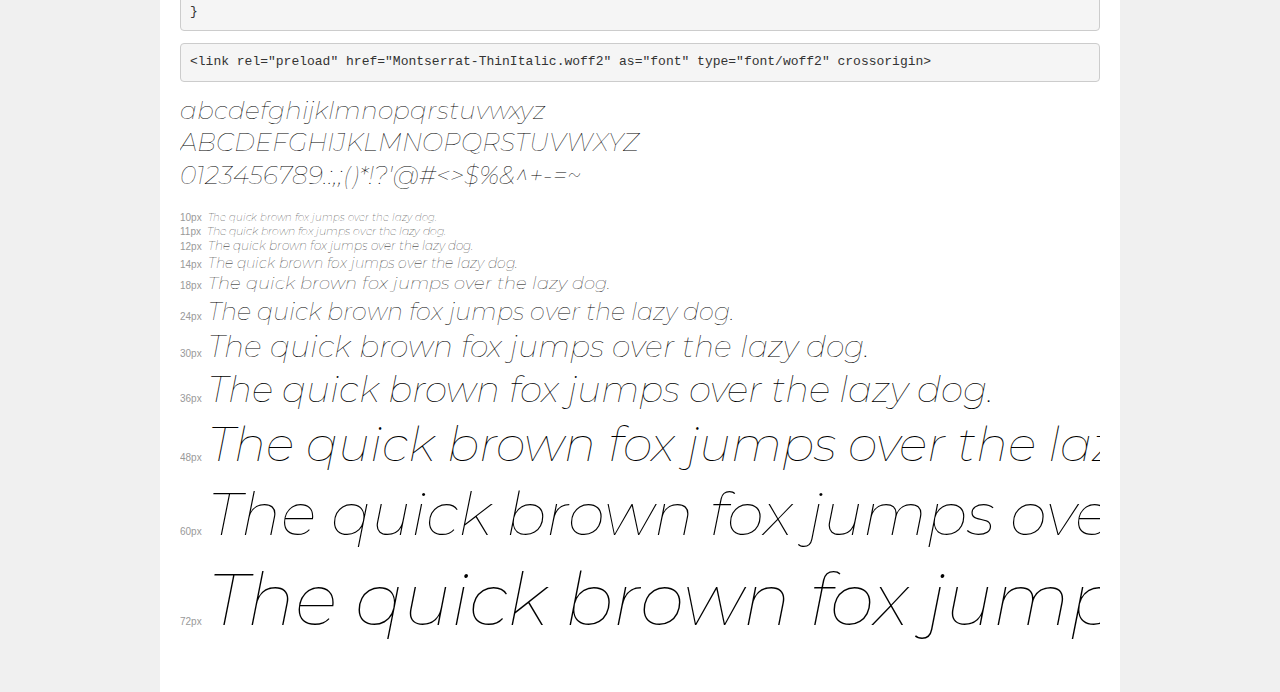
<file: font/demo.html>
<!DOCTYPE html>
<html lang="en">
<head>
    <meta charset="utf-8">
    <meta http-equiv="X-UA-Compatible" content="IE=edge">
    <meta name="viewport" content="width=device-width, initial-scale=1">
    <meta name="robots" content="noindex, noarchive">
    <meta name="format-detection" content="telephone=no">
    <title>Transfonter demo</title>
    <link href="stylesheet.css" rel="stylesheet">
    <style>
        /*
        http://meyerweb.com/eric/tools/css/reset/
        v2.0 | 20110126
        License: none (public domain)
        */
        html, body, div, span, applet, object, iframe,
        h1, h2, h3, h4, h5, h6, p, blockquote, pre,
        a, abbr, acronym, address, big, cite, code,
        del, dfn, em, img, ins, kbd, q, s, samp,
        small, strike, strong, sub, sup, tt, var,
        b, u, i, center,
        dl, dt, dd, ol, ul, li,
        fieldset, form, label, legend,
        table, caption, tbody, tfoot, thead, tr, th, td,
        article, aside, canvas, details, embed,
        figure, figcaption, footer, header, hgroup,
        menu, nav, output, ruby, section, summary,
        time, mark, audio, video {
            margin: 0;
            padding: 0;
            border: 0;
            font-size: 100%;
            font: inherit;
            vertical-align: baseline;
        }
        /* HTML5 display-role reset for older browsers */
        article, aside, details, figcaption, figure,
        footer, header, hgroup, menu, nav, section {
            display: block;
        }
        body {
            line-height: 1;
        }
        ol, ul {
            list-style: none;
        }
        blockquote, q {
            quotes: none;
        }
        blockquote:before, blockquote:after,
        q:before, q:after {
            content: '';
            content: none;
        }
        table {
            border-collapse: collapse;
            border-spacing: 0;
        }
        /* demo styles */
        body {
            background: #f0f0f0;
            color: #000;
        }
        .page {
            background: #fff;
            width: 920px;
            margin: 0 auto;
            padding: 20px 20px 0 20px;
            overflow: hidden;
        }
        .font-container {
            overflow-x: auto;
            overflow-y: hidden;
            margin-bottom: 40px;
            line-height: 1.3;
            white-space: nowrap;
            padding-bottom: 5px;
        }
        h1 {
            position: relative;
            background: #444;
            font-size: 32px;
            color: #fff;
            padding: 10px 20px;
            margin: 0 -20px 12px -20px;
        }
        .letters {
            font-size: 25px;
            margin-bottom: 20px;
        }
        .s10:before {
            content: '10px';
        }
        .s11:before {
            content: '11px';
        }
        .s12:before {
            content: '12px';
        }
        .s14:before {
            content: '14px';
        }
        .s18:before {
            content: '18px';
        }
        .s24:before {
            content: '24px';
        }
        .s30:before {
            content: '30px';
        }
        .s36:before {
            content: '36px';
        }
        .s48:before {
            content: '48px';
        }
        .s60:before {
            content: '60px';
        }
        .s72:before {
            content: '72px';
        }
        .s10:before, .s11:before, .s12:before, .s14:before,
        .s18:before, .s24:before, .s30:before, .s36:before,
        .s48:before, .s60:before, .s72:before {
            font-family: Arial, sans-serif;
            font-size: 10px;
            font-weight: normal;
            font-style: normal;
            color: #999;
            padding-right: 6px;
        }
        pre {
            display: block;
            padding: 9px;
            margin: 0 0 12px;
            font-family: Monaco, Menlo, Consolas, "Courier New", monospace;
            font-size: 13px;
            line-height: 1.428571429;
            color: #333;
            font-weight: normal;
            font-style: normal;
            background-color: #f5f5f5;
            border: 1px solid #ccc;
            overflow-x: auto;
            border-radius: 4px;
        }
        /* responsive */
        @media (max-width: 959px) {
            .page {
                width: auto;
                margin: 0;
            }
        }
    </style>
</head>
<body>
<div class="page">
    <div class="demo">
        <h1 style="font-family: 'Montserrat'; font-weight: 900; font-style: normal;">Montserrat Black</h1>
        <pre title="Usage">.your-style {
    font-family: 'Montserrat';
    font-weight: 900;
    font-style: normal;
}</pre>
        <pre title="Preload (optional)">
&lt;link rel=&quot;preload&quot; href=&quot;Montserrat-Black.woff2&quot; as=&quot;font&quot; type=&quot;font/woff2&quot; crossorigin&gt;</pre>
        <div class="font-container" style="font-family: 'Montserrat'; font-weight: 900; font-style: normal;">
            <p class="letters">
                abcdefghijklmnopqrstuvwxyz<br>
ABCDEFGHIJKLMNOPQRSTUVWXYZ<br>
                0123456789.:,;()*!?'@#&lt;&gt;$%&^+-=~
            </p>
            <p class="s10" style="font-size: 10px;">The quick brown fox jumps over the lazy dog.</p>
            <p class="s11" style="font-size: 11px;">The quick brown fox jumps over the lazy dog.</p>
            <p class="s12" style="font-size: 12px;">The quick brown fox jumps over the lazy dog.</p>
            <p class="s14" style="font-size: 14px;">The quick brown fox jumps over the lazy dog.</p>
            <p class="s18" style="font-size: 18px;">The quick brown fox jumps over the lazy dog.</p>
            <p class="s24" style="font-size: 24px;">The quick brown fox jumps over the lazy dog.</p>
            <p class="s30" style="font-size: 30px;">The quick brown fox jumps over the lazy dog.</p>
            <p class="s36" style="font-size: 36px;">The quick brown fox jumps over the lazy dog.</p>
            <p class="s48" style="font-size: 48px;">The quick brown fox jumps over the lazy dog.</p>
            <p class="s60" style="font-size: 60px;">The quick brown fox jumps over the lazy dog.</p>
            <p class="s72" style="font-size: 72px;">The quick brown fox jumps over the lazy dog.</p>
        </div>
    </div>

    <div class="demo">
        <h1 style="font-family: 'Montserrat'; font-weight: bold; font-style: normal;">Montserrat Bold</h1>
        <pre title="Usage">.your-style {
    font-family: 'Montserrat';
    font-weight: bold;
    font-style: normal;
}</pre>
        <pre title="Preload (optional)">
&lt;link rel=&quot;preload&quot; href=&quot;Montserrat-Bold.woff2&quot; as=&quot;font&quot; type=&quot;font/woff2&quot; crossorigin&gt;</pre>
        <div class="font-container" style="font-family: 'Montserrat'; font-weight: bold; font-style: normal;">
            <p class="letters">
                abcdefghijklmnopqrstuvwxyz<br>
ABCDEFGHIJKLMNOPQRSTUVWXYZ<br>
                0123456789.:,;()*!?'@#&lt;&gt;$%&^+-=~
            </p>
            <p class="s10" style="font-size: 10px;">The quick brown fox jumps over the lazy dog.</p>
            <p class="s11" style="font-size: 11px;">The quick brown fox jumps over the lazy dog.</p>
            <p class="s12" style="font-size: 12px;">The quick brown fox jumps over the lazy dog.</p>
            <p class="s14" style="font-size: 14px;">The quick brown fox jumps over the lazy dog.</p>
            <p class="s18" style="font-size: 18px;">The quick brown fox jumps over the lazy dog.</p>
            <p class="s24" style="font-size: 24px;">The quick brown fox jumps over the lazy dog.</p>
            <p class="s30" style="font-size: 30px;">The quick brown fox jumps over the lazy dog.</p>
            <p class="s36" style="font-size: 36px;">The quick brown fox jumps over the lazy dog.</p>
            <p class="s48" style="font-size: 48px;">The quick brown fox jumps over the lazy dog.</p>
            <p class="s60" style="font-size: 60px;">The quick brown fox jumps over the lazy dog.</p>
            <p class="s72" style="font-size: 72px;">The quick brown fox jumps over the lazy dog.</p>
        </div>
    </div>

    <div class="demo">
        <h1 style="font-family: 'Montserrat'; font-weight: 900; font-style: italic;">Montserrat Black Italic</h1>
        <pre title="Usage">.your-style {
    font-family: 'Montserrat';
    font-weight: 900;
    font-style: italic;
}</pre>
        <pre title="Preload (optional)">
&lt;link rel=&quot;preload&quot; href=&quot;Montserrat-BlackItalic.woff2&quot; as=&quot;font&quot; type=&quot;font/woff2&quot; crossorigin&gt;</pre>
        <div class="font-container" style="font-family: 'Montserrat'; font-weight: 900; font-style: italic;">
            <p class="letters">
                abcdefghijklmnopqrstuvwxyz<br>
ABCDEFGHIJKLMNOPQRSTUVWXYZ<br>
                0123456789.:,;()*!?'@#&lt;&gt;$%&^+-=~
            </p>
            <p class="s10" style="font-size: 10px;">The quick brown fox jumps over the lazy dog.</p>
            <p class="s11" style="font-size: 11px;">The quick brown fox jumps over the lazy dog.</p>
            <p class="s12" style="font-size: 12px;">The quick brown fox jumps over the lazy dog.</p>
            <p class="s14" style="font-size: 14px;">The quick brown fox jumps over the lazy dog.</p>
            <p class="s18" style="font-size: 18px;">The quick brown fox jumps over the lazy dog.</p>
            <p class="s24" style="font-size: 24px;">The quick brown fox jumps over the lazy dog.</p>
            <p class="s30" style="font-size: 30px;">The quick brown fox jumps over the lazy dog.</p>
            <p class="s36" style="font-size: 36px;">The quick brown fox jumps over the lazy dog.</p>
            <p class="s48" style="font-size: 48px;">The quick brown fox jumps over the lazy dog.</p>
            <p class="s60" style="font-size: 60px;">The quick brown fox jumps over the lazy dog.</p>
            <p class="s72" style="font-size: 72px;">The quick brown fox jumps over the lazy dog.</p>
        </div>
    </div>

    <div class="demo">
        <h1 style="font-family: 'Montserrat'; font-weight: bold; font-style: italic;">Montserrat Bold Italic</h1>
        <pre title="Usage">.your-style {
    font-family: 'Montserrat';
    font-weight: bold;
    font-style: italic;
}</pre>
        <pre title="Preload (optional)">
&lt;link rel=&quot;preload&quot; href=&quot;Montserrat-BoldItalic.woff2&quot; as=&quot;font&quot; type=&quot;font/woff2&quot; crossorigin&gt;</pre>
        <div class="font-container" style="font-family: 'Montserrat'; font-weight: bold; font-style: italic;">
            <p class="letters">
                abcdefghijklmnopqrstuvwxyz<br>
ABCDEFGHIJKLMNOPQRSTUVWXYZ<br>
                0123456789.:,;()*!?'@#&lt;&gt;$%&^+-=~
            </p>
            <p class="s10" style="font-size: 10px;">The quick brown fox jumps over the lazy dog.</p>
            <p class="s11" style="font-size: 11px;">The quick brown fox jumps over the lazy dog.</p>
            <p class="s12" style="font-size: 12px;">The quick brown fox jumps over the lazy dog.</p>
            <p class="s14" style="font-size: 14px;">The quick brown fox jumps over the lazy dog.</p>
            <p class="s18" style="font-size: 18px;">The quick brown fox jumps over the lazy dog.</p>
            <p class="s24" style="font-size: 24px;">The quick brown fox jumps over the lazy dog.</p>
            <p class="s30" style="font-size: 30px;">The quick brown fox jumps over the lazy dog.</p>
            <p class="s36" style="font-size: 36px;">The quick brown fox jumps over the lazy dog.</p>
            <p class="s48" style="font-size: 48px;">The quick brown fox jumps over the lazy dog.</p>
            <p class="s60" style="font-size: 60px;">The quick brown fox jumps over the lazy dog.</p>
            <p class="s72" style="font-size: 72px;">The quick brown fox jumps over the lazy dog.</p>
        </div>
    </div>

    <div class="demo">
        <h1 style="font-family: 'Montserrat'; font-weight: bold; font-style: normal;">Montserrat ExtraBold</h1>
        <pre title="Usage">.your-style {
    font-family: 'Montserrat';
    font-weight: bold;
    font-style: normal;
}</pre>
        <pre title="Preload (optional)">
&lt;link rel=&quot;preload&quot; href=&quot;Montserrat-ExtraBold.woff2&quot; as=&quot;font&quot; type=&quot;font/woff2&quot; crossorigin&gt;</pre>
        <div class="font-container" style="font-family: 'Montserrat'; font-weight: bold; font-style: normal;">
            <p class="letters">
                abcdefghijklmnopqrstuvwxyz<br>
ABCDEFGHIJKLMNOPQRSTUVWXYZ<br>
                0123456789.:,;()*!?'@#&lt;&gt;$%&^+-=~
            </p>
            <p class="s10" style="font-size: 10px;">The quick brown fox jumps over the lazy dog.</p>
            <p class="s11" style="font-size: 11px;">The quick brown fox jumps over the lazy dog.</p>
            <p class="s12" style="font-size: 12px;">The quick brown fox jumps over the lazy dog.</p>
            <p class="s14" style="font-size: 14px;">The quick brown fox jumps over the lazy dog.</p>
            <p class="s18" style="font-size: 18px;">The quick brown fox jumps over the lazy dog.</p>
            <p class="s24" style="font-size: 24px;">The quick brown fox jumps over the lazy dog.</p>
            <p class="s30" style="font-size: 30px;">The quick brown fox jumps over the lazy dog.</p>
            <p class="s36" style="font-size: 36px;">The quick brown fox jumps over the lazy dog.</p>
            <p class="s48" style="font-size: 48px;">The quick brown fox jumps over the lazy dog.</p>
            <p class="s60" style="font-size: 60px;">The quick brown fox jumps over the lazy dog.</p>
            <p class="s72" style="font-size: 72px;">The quick brown fox jumps over the lazy dog.</p>
        </div>
    </div>

    <div class="demo">
        <h1 style="font-family: 'Montserrat'; font-weight: bold; font-style: italic;">Montserrat ExtraBold Italic</h1>
        <pre title="Usage">.your-style {
    font-family: 'Montserrat';
    font-weight: bold;
    font-style: italic;
}</pre>
        <pre title="Preload (optional)">
&lt;link rel=&quot;preload&quot; href=&quot;Montserrat-ExtraBoldItalic.woff2&quot; as=&quot;font&quot; type=&quot;font/woff2&quot; crossorigin&gt;</pre>
        <div class="font-container" style="font-family: 'Montserrat'; font-weight: bold; font-style: italic;">
            <p class="letters">
                abcdefghijklmnopqrstuvwxyz<br>
ABCDEFGHIJKLMNOPQRSTUVWXYZ<br>
                0123456789.:,;()*!?'@#&lt;&gt;$%&^+-=~
            </p>
            <p class="s10" style="font-size: 10px;">The quick brown fox jumps over the lazy dog.</p>
            <p class="s11" style="font-size: 11px;">The quick brown fox jumps over the lazy dog.</p>
            <p class="s12" style="font-size: 12px;">The quick brown fox jumps over the lazy dog.</p>
            <p class="s14" style="font-size: 14px;">The quick brown fox jumps over the lazy dog.</p>
            <p class="s18" style="font-size: 18px;">The quick brown fox jumps over the lazy dog.</p>
            <p class="s24" style="font-size: 24px;">The quick brown fox jumps over the lazy dog.</p>
            <p class="s30" style="font-size: 30px;">The quick brown fox jumps over the lazy dog.</p>
            <p class="s36" style="font-size: 36px;">The quick brown fox jumps over the lazy dog.</p>
            <p class="s48" style="font-size: 48px;">The quick brown fox jumps over the lazy dog.</p>
            <p class="s60" style="font-size: 60px;">The quick brown fox jumps over the lazy dog.</p>
            <p class="s72" style="font-size: 72px;">The quick brown fox jumps over the lazy dog.</p>
        </div>
    </div>

    <div class="demo">
        <h1 style="font-family: 'Montserrat'; font-weight: 200; font-style: normal;">Montserrat ExtraLight</h1>
        <pre title="Usage">.your-style {
    font-family: 'Montserrat';
    font-weight: 200;
    font-style: normal;
}</pre>
        <pre title="Preload (optional)">
&lt;link rel=&quot;preload&quot; href=&quot;Montserrat-ExtraLight.woff2&quot; as=&quot;font&quot; type=&quot;font/woff2&quot; crossorigin&gt;</pre>
        <div class="font-container" style="font-family: 'Montserrat'; font-weight: 200; font-style: normal;">
            <p class="letters">
                abcdefghijklmnopqrstuvwxyz<br>
ABCDEFGHIJKLMNOPQRSTUVWXYZ<br>
                0123456789.:,;()*!?'@#&lt;&gt;$%&^+-=~
            </p>
            <p class="s10" style="font-size: 10px;">The quick brown fox jumps over the lazy dog.</p>
            <p class="s11" style="font-size: 11px;">The quick brown fox jumps over the lazy dog.</p>
            <p class="s12" style="font-size: 12px;">The quick brown fox jumps over the lazy dog.</p>
            <p class="s14" style="font-size: 14px;">The quick brown fox jumps over the lazy dog.</p>
            <p class="s18" style="font-size: 18px;">The quick brown fox jumps over the lazy dog.</p>
            <p class="s24" style="font-size: 24px;">The quick brown fox jumps over the lazy dog.</p>
            <p class="s30" style="font-size: 30px;">The quick brown fox jumps over the lazy dog.</p>
            <p class="s36" style="font-size: 36px;">The quick brown fox jumps over the lazy dog.</p>
            <p class="s48" style="font-size: 48px;">The quick brown fox jumps over the lazy dog.</p>
            <p class="s60" style="font-size: 60px;">The quick brown fox jumps over the lazy dog.</p>
            <p class="s72" style="font-size: 72px;">The quick brown fox jumps over the lazy dog.</p>
        </div>
    </div>

    <div class="demo">
        <h1 style="font-family: 'Montserrat'; font-weight: 200; font-style: italic;">Montserrat ExtraLight Italic</h1>
        <pre title="Usage">.your-style {
    font-family: 'Montserrat';
    font-weight: 200;
    font-style: italic;
}</pre>
        <pre title="Preload (optional)">
&lt;link rel=&quot;preload&quot; href=&quot;Montserrat-ExtraLightItalic.woff2&quot; as=&quot;font&quot; type=&quot;font/woff2&quot; crossorigin&gt;</pre>
        <div class="font-container" style="font-family: 'Montserrat'; font-weight: 200; font-style: italic;">
            <p class="letters">
                abcdefghijklmnopqrstuvwxyz<br>
ABCDEFGHIJKLMNOPQRSTUVWXYZ<br>
                0123456789.:,;()*!?'@#&lt;&gt;$%&^+-=~
            </p>
            <p class="s10" style="font-size: 10px;">The quick brown fox jumps over the lazy dog.</p>
            <p class="s11" style="font-size: 11px;">The quick brown fox jumps over the lazy dog.</p>
            <p class="s12" style="font-size: 12px;">The quick brown fox jumps over the lazy dog.</p>
            <p class="s14" style="font-size: 14px;">The quick brown fox jumps over the lazy dog.</p>
            <p class="s18" style="font-size: 18px;">The quick brown fox jumps over the lazy dog.</p>
            <p class="s24" style="font-size: 24px;">The quick brown fox jumps over the lazy dog.</p>
            <p class="s30" style="font-size: 30px;">The quick brown fox jumps over the lazy dog.</p>
            <p class="s36" style="font-size: 36px;">The quick brown fox jumps over the lazy dog.</p>
            <p class="s48" style="font-size: 48px;">The quick brown fox jumps over the lazy dog.</p>
            <p class="s60" style="font-size: 60px;">The quick brown fox jumps over the lazy dog.</p>
            <p class="s72" style="font-size: 72px;">The quick brown fox jumps over the lazy dog.</p>
        </div>
    </div>

    <div class="demo">
        <h1 style="font-family: 'Montserrat'; font-weight: normal; font-style: italic;">Montserrat Italic</h1>
        <pre title="Usage">.your-style {
    font-family: 'Montserrat';
    font-weight: normal;
    font-style: italic;
}</pre>
        <pre title="Preload (optional)">
&lt;link rel=&quot;preload&quot; href=&quot;Montserrat-Italic.woff2&quot; as=&quot;font&quot; type=&quot;font/woff2&quot; crossorigin&gt;</pre>
        <div class="font-container" style="font-family: 'Montserrat'; font-weight: normal; font-style: italic;">
            <p class="letters">
                abcdefghijklmnopqrstuvwxyz<br>
ABCDEFGHIJKLMNOPQRSTUVWXYZ<br>
                0123456789.:,;()*!?'@#&lt;&gt;$%&^+-=~
            </p>
            <p class="s10" style="font-size: 10px;">The quick brown fox jumps over the lazy dog.</p>
            <p class="s11" style="font-size: 11px;">The quick brown fox jumps over the lazy dog.</p>
            <p class="s12" style="font-size: 12px;">The quick brown fox jumps over the lazy dog.</p>
            <p class="s14" style="font-size: 14px;">The quick brown fox jumps over the lazy dog.</p>
            <p class="s18" style="font-size: 18px;">The quick brown fox jumps over the lazy dog.</p>
            <p class="s24" style="font-size: 24px;">The quick brown fox jumps over the lazy dog.</p>
            <p class="s30" style="font-size: 30px;">The quick brown fox jumps over the lazy dog.</p>
            <p class="s36" style="font-size: 36px;">The quick brown fox jumps over the lazy dog.</p>
            <p class="s48" style="font-size: 48px;">The quick brown fox jumps over the lazy dog.</p>
            <p class="s60" style="font-size: 60px;">The quick brown fox jumps over the lazy dog.</p>
            <p class="s72" style="font-size: 72px;">The quick brown fox jumps over the lazy dog.</p>
        </div>
    </div>

    <div class="demo">
        <h1 style="font-family: 'Montserrat'; font-weight: 300; font-style: normal;">Montserrat Light</h1>
        <pre title="Usage">.your-style {
    font-family: 'Montserrat';
    font-weight: 300;
    font-style: normal;
}</pre>
        <pre title="Preload (optional)">
&lt;link rel=&quot;preload&quot; href=&quot;Montserrat-Light.woff2&quot; as=&quot;font&quot; type=&quot;font/woff2&quot; crossorigin&gt;</pre>
        <div class="font-container" style="font-family: 'Montserrat'; font-weight: 300; font-style: normal;">
            <p class="letters">
                abcdefghijklmnopqrstuvwxyz<br>
ABCDEFGHIJKLMNOPQRSTUVWXYZ<br>
                0123456789.:,;()*!?'@#&lt;&gt;$%&^+-=~
            </p>
            <p class="s10" style="font-size: 10px;">The quick brown fox jumps over the lazy dog.</p>
            <p class="s11" style="font-size: 11px;">The quick brown fox jumps over the lazy dog.</p>
            <p class="s12" style="font-size: 12px;">The quick brown fox jumps over the lazy dog.</p>
            <p class="s14" style="font-size: 14px;">The quick brown fox jumps over the lazy dog.</p>
            <p class="s18" style="font-size: 18px;">The quick brown fox jumps over the lazy dog.</p>
            <p class="s24" style="font-size: 24px;">The quick brown fox jumps over the lazy dog.</p>
            <p class="s30" style="font-size: 30px;">The quick brown fox jumps over the lazy dog.</p>
            <p class="s36" style="font-size: 36px;">The quick brown fox jumps over the lazy dog.</p>
            <p class="s48" style="font-size: 48px;">The quick brown fox jumps over the lazy dog.</p>
            <p class="s60" style="font-size: 60px;">The quick brown fox jumps over the lazy dog.</p>
            <p class="s72" style="font-size: 72px;">The quick brown fox jumps over the lazy dog.</p>
        </div>
    </div>

    <div class="demo">
        <h1 style="font-family: 'Montserrat'; font-weight: 300; font-style: italic;">Montserrat Light Italic</h1>
        <pre title="Usage">.your-style {
    font-family: 'Montserrat';
    font-weight: 300;
    font-style: italic;
}</pre>
        <pre title="Preload (optional)">
&lt;link rel=&quot;preload&quot; href=&quot;Montserrat-LightItalic.woff2&quot; as=&quot;font&quot; type=&quot;font/woff2&quot; crossorigin&gt;</pre>
        <div class="font-container" style="font-family: 'Montserrat'; font-weight: 300; font-style: italic;">
            <p class="letters">
                abcdefghijklmnopqrstuvwxyz<br>
ABCDEFGHIJKLMNOPQRSTUVWXYZ<br>
                0123456789.:,;()*!?'@#&lt;&gt;$%&^+-=~
            </p>
            <p class="s10" style="font-size: 10px;">The quick brown fox jumps over the lazy dog.</p>
            <p class="s11" style="font-size: 11px;">The quick brown fox jumps over the lazy dog.</p>
            <p class="s12" style="font-size: 12px;">The quick brown fox jumps over the lazy dog.</p>
            <p class="s14" style="font-size: 14px;">The quick brown fox jumps over the lazy dog.</p>
            <p class="s18" style="font-size: 18px;">The quick brown fox jumps over the lazy dog.</p>
            <p class="s24" style="font-size: 24px;">The quick brown fox jumps over the lazy dog.</p>
            <p class="s30" style="font-size: 30px;">The quick brown fox jumps over the lazy dog.</p>
            <p class="s36" style="font-size: 36px;">The quick brown fox jumps over the lazy dog.</p>
            <p class="s48" style="font-size: 48px;">The quick brown fox jumps over the lazy dog.</p>
            <p class="s60" style="font-size: 60px;">The quick brown fox jumps over the lazy dog.</p>
            <p class="s72" style="font-size: 72px;">The quick brown fox jumps over the lazy dog.</p>
        </div>
    </div>

    <div class="demo">
        <h1 style="font-family: 'Montserrat'; font-weight: 500; font-style: normal;">Montserrat Medium</h1>
        <pre title="Usage">.your-style {
    font-family: 'Montserrat';
    font-weight: 500;
    font-style: normal;
}</pre>
        <pre title="Preload (optional)">
&lt;link rel=&quot;preload&quot; href=&quot;Montserrat-Medium.woff2&quot; as=&quot;font&quot; type=&quot;font/woff2&quot; crossorigin&gt;</pre>
        <div class="font-container" style="font-family: 'Montserrat'; font-weight: 500; font-style: normal;">
            <p class="letters">
                abcdefghijklmnopqrstuvwxyz<br>
ABCDEFGHIJKLMNOPQRSTUVWXYZ<br>
                0123456789.:,;()*!?'@#&lt;&gt;$%&^+-=~
            </p>
            <p class="s10" style="font-size: 10px;">The quick brown fox jumps over the lazy dog.</p>
            <p class="s11" style="font-size: 11px;">The quick brown fox jumps over the lazy dog.</p>
            <p class="s12" style="font-size: 12px;">The quick brown fox jumps over the lazy dog.</p>
            <p class="s14" style="font-size: 14px;">The quick brown fox jumps over the lazy dog.</p>
            <p class="s18" style="font-size: 18px;">The quick brown fox jumps over the lazy dog.</p>
            <p class="s24" style="font-size: 24px;">The quick brown fox jumps over the lazy dog.</p>
            <p class="s30" style="font-size: 30px;">The quick brown fox jumps over the lazy dog.</p>
            <p class="s36" style="font-size: 36px;">The quick brown fox jumps over the lazy dog.</p>
            <p class="s48" style="font-size: 48px;">The quick brown fox jumps over the lazy dog.</p>
            <p class="s60" style="font-size: 60px;">The quick brown fox jumps over the lazy dog.</p>
            <p class="s72" style="font-size: 72px;">The quick brown fox jumps over the lazy dog.</p>
        </div>
    </div>

    <div class="demo">
        <h1 style="font-family: 'Montserrat'; font-weight: 500; font-style: italic;">Montserrat Medium Italic</h1>
        <pre title="Usage">.your-style {
    font-family: 'Montserrat';
    font-weight: 500;
    font-style: italic;
}</pre>
        <pre title="Preload (optional)">
&lt;link rel=&quot;preload&quot; href=&quot;Montserrat-MediumItalic.woff2&quot; as=&quot;font&quot; type=&quot;font/woff2&quot; crossorigin&gt;</pre>
        <div class="font-container" style="font-family: 'Montserrat'; font-weight: 500; font-style: italic;">
            <p class="letters">
                abcdefghijklmnopqrstuvwxyz<br>
ABCDEFGHIJKLMNOPQRSTUVWXYZ<br>
                0123456789.:,;()*!?'@#&lt;&gt;$%&^+-=~
            </p>
            <p class="s10" style="font-size: 10px;">The quick brown fox jumps over the lazy dog.</p>
            <p class="s11" style="font-size: 11px;">The quick brown fox jumps over the lazy dog.</p>
            <p class="s12" style="font-size: 12px;">The quick brown fox jumps over the lazy dog.</p>
            <p class="s14" style="font-size: 14px;">The quick brown fox jumps over the lazy dog.</p>
            <p class="s18" style="font-size: 18px;">The quick brown fox jumps over the lazy dog.</p>
            <p class="s24" style="font-size: 24px;">The quick brown fox jumps over the lazy dog.</p>
            <p class="s30" style="font-size: 30px;">The quick brown fox jumps over the lazy dog.</p>
            <p class="s36" style="font-size: 36px;">The quick brown fox jumps over the lazy dog.</p>
            <p class="s48" style="font-size: 48px;">The quick brown fox jumps over the lazy dog.</p>
            <p class="s60" style="font-size: 60px;">The quick brown fox jumps over the lazy dog.</p>
            <p class="s72" style="font-size: 72px;">The quick brown fox jumps over the lazy dog.</p>
        </div>
    </div>

    <div class="demo">
        <h1 style="font-family: 'Montserrat'; font-weight: normal; font-style: normal;">Montserrat Regular</h1>
        <pre title="Usage">.your-style {
    font-family: 'Montserrat';
    font-weight: normal;
    font-style: normal;
}</pre>
        <pre title="Preload (optional)">
&lt;link rel=&quot;preload&quot; href=&quot;Montserrat-Regular.woff2&quot; as=&quot;font&quot; type=&quot;font/woff2&quot; crossorigin&gt;</pre>
        <div class="font-container" style="font-family: 'Montserrat'; font-weight: normal; font-style: normal;">
            <p class="letters">
                abcdefghijklmnopqrstuvwxyz<br>
ABCDEFGHIJKLMNOPQRSTUVWXYZ<br>
                0123456789.:,;()*!?'@#&lt;&gt;$%&^+-=~
            </p>
            <p class="s10" style="font-size: 10px;">The quick brown fox jumps over the lazy dog.</p>
            <p class="s11" style="font-size: 11px;">The quick brown fox jumps over the lazy dog.</p>
            <p class="s12" style="font-size: 12px;">The quick brown fox jumps over the lazy dog.</p>
            <p class="s14" style="font-size: 14px;">The quick brown fox jumps over the lazy dog.</p>
            <p class="s18" style="font-size: 18px;">The quick brown fox jumps over the lazy dog.</p>
            <p class="s24" style="font-size: 24px;">The quick brown fox jumps over the lazy dog.</p>
            <p class="s30" style="font-size: 30px;">The quick brown fox jumps over the lazy dog.</p>
            <p class="s36" style="font-size: 36px;">The quick brown fox jumps over the lazy dog.</p>
            <p class="s48" style="font-size: 48px;">The quick brown fox jumps over the lazy dog.</p>
            <p class="s60" style="font-size: 60px;">The quick brown fox jumps over the lazy dog.</p>
            <p class="s72" style="font-size: 72px;">The quick brown fox jumps over the lazy dog.</p>
        </div>
    </div>

    <div class="demo">
        <h1 style="font-family: 'Montserrat'; font-weight: 600; font-style: normal;">Montserrat SemiBold</h1>
        <pre title="Usage">.your-style {
    font-family: 'Montserrat';
    font-weight: 600;
    font-style: normal;
}</pre>
        <pre title="Preload (optional)">
&lt;link rel=&quot;preload&quot; href=&quot;Montserrat-SemiBold.woff2&quot; as=&quot;font&quot; type=&quot;font/woff2&quot; crossorigin&gt;</pre>
        <div class="font-container" style="font-family: 'Montserrat'; font-weight: 600; font-style: normal;">
            <p class="letters">
                abcdefghijklmnopqrstuvwxyz<br>
ABCDEFGHIJKLMNOPQRSTUVWXYZ<br>
                0123456789.:,;()*!?'@#&lt;&gt;$%&^+-=~
            </p>
            <p class="s10" style="font-size: 10px;">The quick brown fox jumps over the lazy dog.</p>
            <p class="s11" style="font-size: 11px;">The quick brown fox jumps over the lazy dog.</p>
            <p class="s12" style="font-size: 12px;">The quick brown fox jumps over the lazy dog.</p>
            <p class="s14" style="font-size: 14px;">The quick brown fox jumps over the lazy dog.</p>
            <p class="s18" style="font-size: 18px;">The quick brown fox jumps over the lazy dog.</p>
            <p class="s24" style="font-size: 24px;">The quick brown fox jumps over the lazy dog.</p>
            <p class="s30" style="font-size: 30px;">The quick brown fox jumps over the lazy dog.</p>
            <p class="s36" style="font-size: 36px;">The quick brown fox jumps over the lazy dog.</p>
            <p class="s48" style="font-size: 48px;">The quick brown fox jumps over the lazy dog.</p>
            <p class="s60" style="font-size: 60px;">The quick brown fox jumps over the lazy dog.</p>
            <p class="s72" style="font-size: 72px;">The quick brown fox jumps over the lazy dog.</p>
        </div>
    </div>

    <div class="demo">
        <h1 style="font-family: 'Montserrat'; font-weight: 600; font-style: italic;">Montserrat SemiBold Italic</h1>
        <pre title="Usage">.your-style {
    font-family: 'Montserrat';
    font-weight: 600;
    font-style: italic;
}</pre>
        <pre title="Preload (optional)">
&lt;link rel=&quot;preload&quot; href=&quot;Montserrat-SemiBoldItalic.woff2&quot; as=&quot;font&quot; type=&quot;font/woff2&quot; crossorigin&gt;</pre>
        <div class="font-container" style="font-family: 'Montserrat'; font-weight: 600; font-style: italic;">
            <p class="letters">
                abcdefghijklmnopqrstuvwxyz<br>
ABCDEFGHIJKLMNOPQRSTUVWXYZ<br>
                0123456789.:,;()*!?'@#&lt;&gt;$%&^+-=~
            </p>
            <p class="s10" style="font-size: 10px;">The quick brown fox jumps over the lazy dog.</p>
            <p class="s11" style="font-size: 11px;">The quick brown fox jumps over the lazy dog.</p>
            <p class="s12" style="font-size: 12px;">The quick brown fox jumps over the lazy dog.</p>
            <p class="s14" style="font-size: 14px;">The quick brown fox jumps over the lazy dog.</p>
            <p class="s18" style="font-size: 18px;">The quick brown fox jumps over the lazy dog.</p>
            <p class="s24" style="font-size: 24px;">The quick brown fox jumps over the lazy dog.</p>
            <p class="s30" style="font-size: 30px;">The quick brown fox jumps over the lazy dog.</p>
            <p class="s36" style="font-size: 36px;">The quick brown fox jumps over the lazy dog.</p>
            <p class="s48" style="font-size: 48px;">The quick brown fox jumps over the lazy dog.</p>
            <p class="s60" style="font-size: 60px;">The quick brown fox jumps over the lazy dog.</p>
            <p class="s72" style="font-size: 72px;">The quick brown fox jumps over the lazy dog.</p>
        </div>
    </div>

    <div class="demo">
        <h1 style="font-family: 'Montserrat'; font-weight: 100; font-style: normal;">Montserrat Thin</h1>
        <pre title="Usage">.your-style {
    font-family: 'Montserrat';
    font-weight: 100;
    font-style: normal;
}</pre>
        <pre title="Preload (optional)">
&lt;link rel=&quot;preload&quot; href=&quot;Montserrat-Thin.woff2&quot; as=&quot;font&quot; type=&quot;font/woff2&quot; crossorigin&gt;</pre>
        <div class="font-container" style="font-family: 'Montserrat'; font-weight: 100; font-style: normal;">
            <p class="letters">
                abcdefghijklmnopqrstuvwxyz<br>
ABCDEFGHIJKLMNOPQRSTUVWXYZ<br>
                0123456789.:,;()*!?'@#&lt;&gt;$%&^+-=~
            </p>
            <p class="s10" style="font-size: 10px;">The quick brown fox jumps over the lazy dog.</p>
            <p class="s11" style="font-size: 11px;">The quick brown fox jumps over the lazy dog.</p>
            <p class="s12" style="font-size: 12px;">The quick brown fox jumps over the lazy dog.</p>
            <p class="s14" style="font-size: 14px;">The quick brown fox jumps over the lazy dog.</p>
            <p class="s18" style="font-size: 18px;">The quick brown fox jumps over the lazy dog.</p>
            <p class="s24" style="font-size: 24px;">The quick brown fox jumps over the lazy dog.</p>
            <p class="s30" style="font-size: 30px;">The quick brown fox jumps over the lazy dog.</p>
            <p class="s36" style="font-size: 36px;">The quick brown fox jumps over the lazy dog.</p>
            <p class="s48" style="font-size: 48px;">The quick brown fox jumps over the lazy dog.</p>
            <p class="s60" style="font-size: 60px;">The quick brown fox jumps over the lazy dog.</p>
            <p class="s72" style="font-size: 72px;">The quick brown fox jumps over the lazy dog.</p>
        </div>
    </div>

    <div class="demo">
        <h1 style="font-family: 'Montserrat'; font-weight: 100; font-style: italic;">Montserrat Thin Italic</h1>
        <pre title="Usage">.your-style {
    font-family: 'Montserrat';
    font-weight: 100;
    font-style: italic;
}</pre>
        <pre title="Preload (optional)">
&lt;link rel=&quot;preload&quot; href=&quot;Montserrat-ThinItalic.woff2&quot; as=&quot;font&quot; type=&quot;font/woff2&quot; crossorigin&gt;</pre>
        <div class="font-container" style="font-family: 'Montserrat'; font-weight: 100; font-style: italic;">
            <p class="letters">
                abcdefghijklmnopqrstuvwxyz<br>
ABCDEFGHIJKLMNOPQRSTUVWXYZ<br>
                0123456789.:,;()*!?'@#&lt;&gt;$%&^+-=~
            </p>
            <p class="s10" style="font-size: 10px;">The quick brown fox jumps over the lazy dog.</p>
            <p class="s11" style="font-size: 11px;">The quick brown fox jumps over the lazy dog.</p>
            <p class="s12" style="font-size: 12px;">The quick brown fox jumps over the lazy dog.</p>
            <p class="s14" style="font-size: 14px;">The quick brown fox jumps over the lazy dog.</p>
            <p class="s18" style="font-size: 18px;">The quick brown fox jumps over the lazy dog.</p>
            <p class="s24" style="font-size: 24px;">The quick brown fox jumps over the lazy dog.</p>
            <p class="s30" style="font-size: 30px;">The quick brown fox jumps over the lazy dog.</p>
            <p class="s36" style="font-size: 36px;">The quick brown fox jumps over the lazy dog.</p>
            <p class="s48" style="font-size: 48px;">The quick brown fox jumps over the lazy dog.</p>
            <p class="s60" style="font-size: 60px;">The quick brown fox jumps over the lazy dog.</p>
            <p class="s72" style="font-size: 72px;">The quick brown fox jumps over the lazy dog.</p>
        </div>
    </div>

</div>
</body>
</html>
</file>
<file: font/stylesheet.css>
@font-face {
    font-family: 'Montserrat';
    src: url('Montserrat-Black.woff2') format('woff2'),
        url('Montserrat-Black.woff') format('woff');
    font-weight: 900;
    font-style: normal;
    font-display: swap;
}

@font-face {
    font-family: 'Montserrat';
    src: url('Montserrat-Bold.woff2') format('woff2'),
        url('Montserrat-Bold.woff') format('woff');
    font-weight: bold;
    font-style: normal;
    font-display: swap;
}

@font-face {
    font-family: 'Montserrat';
    src: url('Montserrat-BlackItalic.woff2') format('woff2'),
        url('Montserrat-BlackItalic.woff') format('woff');
    font-weight: 900;
    font-style: italic;
    font-display: swap;
}

@font-face {
    font-family: 'Montserrat';
    src: url('Montserrat-BoldItalic.woff2') format('woff2'),
        url('Montserrat-BoldItalic.woff') format('woff');
    font-weight: bold;
    font-style: italic;
    font-display: swap;
}

@font-face {
    font-family: 'Montserrat';
    src: url('Montserrat-ExtraBold.woff2') format('woff2'),
        url('Montserrat-ExtraBold.woff') format('woff');
    font-weight: bold;
    font-style: normal;
    font-display: swap;
}

@font-face {
    font-family: 'Montserrat';
    src: url('Montserrat-ExtraBoldItalic.woff2') format('woff2'),
        url('Montserrat-ExtraBoldItalic.woff') format('woff');
    font-weight: bold;
    font-style: italic;
    font-display: swap;
}

@font-face {
    font-family: 'Montserrat';
    src: url('Montserrat-ExtraLight.woff2') format('woff2'),
        url('Montserrat-ExtraLight.woff') format('woff');
    font-weight: 200;
    font-style: normal;
    font-display: swap;
}

@font-face {
    font-family: 'Montserrat';
    src: url('Montserrat-ExtraLightItalic.woff2') format('woff2'),
        url('Montserrat-ExtraLightItalic.woff') format('woff');
    font-weight: 200;
    font-style: italic;
    font-display: swap;
}

@font-face {
    font-family: 'Montserrat';
    src: url('Montserrat-Italic.woff2') format('woff2'),
        url('Montserrat-Italic.woff') format('woff');
    font-weight: normal;
    font-style: italic;
    font-display: swap;
}

@font-face {
    font-family: 'Montserrat';
    src: url('Montserrat-Light.woff2') format('woff2'),
        url('Montserrat-Light.woff') format('woff');
    font-weight: 300;
    font-style: normal;
    font-display: swap;
}

@font-face {
    font-family: 'Montserrat';
    src: url('Montserrat-LightItalic.woff2') format('woff2'),
        url('Montserrat-LightItalic.woff') format('woff');
    font-weight: 300;
    font-style: italic;
    font-display: swap;
}

@font-face {
    font-family: 'Montserrat';
    src: url('Montserrat-Medium.woff2') format('woff2'),
        url('Montserrat-Medium.woff') format('woff');
    font-weight: 500;
    font-style: normal;
    font-display: swap;
}

@font-face {
    font-family: 'Montserrat';
    src: url('Montserrat-MediumItalic.woff2') format('woff2'),
        url('Montserrat-MediumItalic.woff') format('woff');
    font-weight: 500;
    font-style: italic;
    font-display: swap;
}

@font-face {
    font-family: 'Montserrat';
    src: url('Montserrat-Regular.woff2') format('woff2'),
        url('Montserrat-Regular.woff') format('woff');
    font-weight: normal;
    font-style: normal;
    font-display: swap;
}

@font-face {
    font-family: 'Montserrat';
    src: url('Montserrat-SemiBold.woff2') format('woff2'),
        url('Montserrat-SemiBold.woff') format('woff');
    font-weight: 600;
    font-style: normal;
    font-display: swap;
}

@font-face {
    font-family: 'Montserrat';
    src: url('Montserrat-SemiBoldItalic.woff2') format('woff2'),
        url('Montserrat-SemiBoldItalic.woff') format('woff');
    font-weight: 600;
    font-style: italic;
    font-display: swap;
}

@font-face {
    font-family: 'Montserrat';
    src: url('Montserrat-Thin.woff2') format('woff2'),
        url('Montserrat-Thin.woff') format('woff');
    font-weight: 100;
    font-style: normal;
    font-display: swap;
}

@font-face {
    font-family: 'Montserrat';
    src: url('Montserrat-ThinItalic.woff2') format('woff2'),
        url('Montserrat-ThinItalic.woff') format('woff');
    font-weight: 100;
    font-style: italic;
    font-display: swap;
}
</file>
<file: style.css>
body
{
background-color: #141424 !important;
font-family: 'Montserrat', sans-serif !important;
}
#pop {
width: 400px;
height: auto;
background: linear-gradient(142.11deg, #16162Ca8 -1.83%, #33335C75 47.74%, #16162C 105.11%);
border: 2px solid rgba(255, 255, 255, 0.2);
backdrop-filter: blur(108.731px);
border-radius: 24px;
margin: 0 auto;
margin-top: 4rem;
}
#nav {
height: 80px;
background-color: rgb(51 51 92 / 50%) !important;
border-radius: 25px 25px 0 0;
}
a{
  text-decoration: none !important;
  color: #7F73A5 !important; 
  padding:  8px 20px;
  font-size: 14px !important;
  font-weight: 600!important; 
  border-radius: 5px;
}

a:active{
color: #ffffff !important;
  background-color: #7836EA !important;
  padding:  8px 20px;
  border-radius: 5px;
  

}
a:hover {
color: #ffffff !important;
  background-color: #7836EA !important;
  padding:  8px 20px;
  border-radius: 5px;
  box-shadow: rgba(0, 0, 0, 0.15) 1.95px 1.95px 2.6px;
}
.rarityshadow:hover {
  box-shadow: rgba(0, 0, 0, 0.24) 0px 3px 8px;
}
h1{
font-weight: 700 !important;
font-size: 36px !important;
font-style: normal !important;
line-height: 28px !important;

}
input{
  background: rgba(224, 224, 255, 0.09) !important;
mix-blend-mode: normal;
border-radius: 10px !important;
border: none !important;
box-shadow: none !important;
color: #ffffff !important;
font-weight: 500 !important;
font-style: normal !important;
font-size:  16px !important;
Line-height: 28px !important;

}

.gradentbtn{
    background: linear-gradient(135deg, #FF00AA 0%, #9C42F5 50.18%, #5D2DE1 100%)!important;
border-radius: 10px !important;
border: none !important;
box-shadow: none !important;
font-weight: 700 !important;
font-size: 16px !important;
height: 50px;
width: 240px;
font-style: normal !important;
}
.gradentbtnbig{
  background: linear-gradient(135deg, #FF00AA 0%, #9C42F5 50.18%, #5D2DE1 100%)!important;
border-radius: 10px !important;
border: none !important;
font-weight: 700 !important;
font-size: 16px !important;
height: 50px;
box-shadow: rgba(0, 0, 0, 0.24) 0px 3px 8px !important;
font-style: normal !important;
}
.gradentbtnshadow{
    background: linear-gradient(135deg, rgb(255, 0, 170,0.3) 0%, rgb(156, 66, 245,0.3) 50.18%, rgb(93, 45, 225, 0.3) 100%)
    !important;
border-radius: 10px !important;
border: none !important;
box-shadow: none !important;
font-weight: 700 !important;
width: 240px;
font-size: 16px !important;
height: 50px;
font-style: normal !important;
}
.purpleborderbtn
{
    background: transparent !important;
    border: 2px solid #7836EA !important;
    border-radius: 10px !important;
box-shadow: none !important;
font-weight: 700 !important;
font-size: 16px !important;
width: 140px;
height: 50px;
font-style: normal !important;
}

.copyrightText{
    color: rgba(189, 189, 197, 1) !important;
    font-Size: 13px !important;
    Line-height: 16px!important;

}


/* toggle */

.toggle-control {
  display: block;
  position: relative;
  cursor: pointer;
  font-size: 22px;
  -webkit-user-select: none;
     -moz-user-select: none;
      -ms-user-select: none;
          user-select: none;
}
.toggle-control input {
  position: absolute;
  opacity: 0;
  cursor: pointer;
  height: 0;
  width: 0;

}
.toggle-control input:checked ~ .control {
  background: linear-gradient(180deg, #19192F 0%, #2A2A4A 100%);
 
}
.toggle-control input:checked ~ .control:after {
  background: rgba(233, 15, 187, 1);

  left: 45px;
}

.toggle-control .control {
  position: absolute;
  top: 0;
  left: -38px;
  height: 40px;
  width: 80px;
  border-radius: 25px;
  background: linear-gradient(180deg, #19192F 0%, #2A2A4A 100%);
  box-shadow: rgb(0 0 0 / 15%) 0px 0px 0 inset, rgb(52 52 95) 0px -1px, rgb(0 0 0 / 15%) -1px 1px;
  transition: background-color 0.15s ease-in;
}

.toggle-control .control:after {
  content: "";
  position: absolute;
  left: 5px;
  top: 5px;
  width: 30px;
  height: 30px;
  border-radius: 25px;
  background: rgba(127, 115, 165, 1);
  transition: left 0.15s ease-in;
}
</file>
